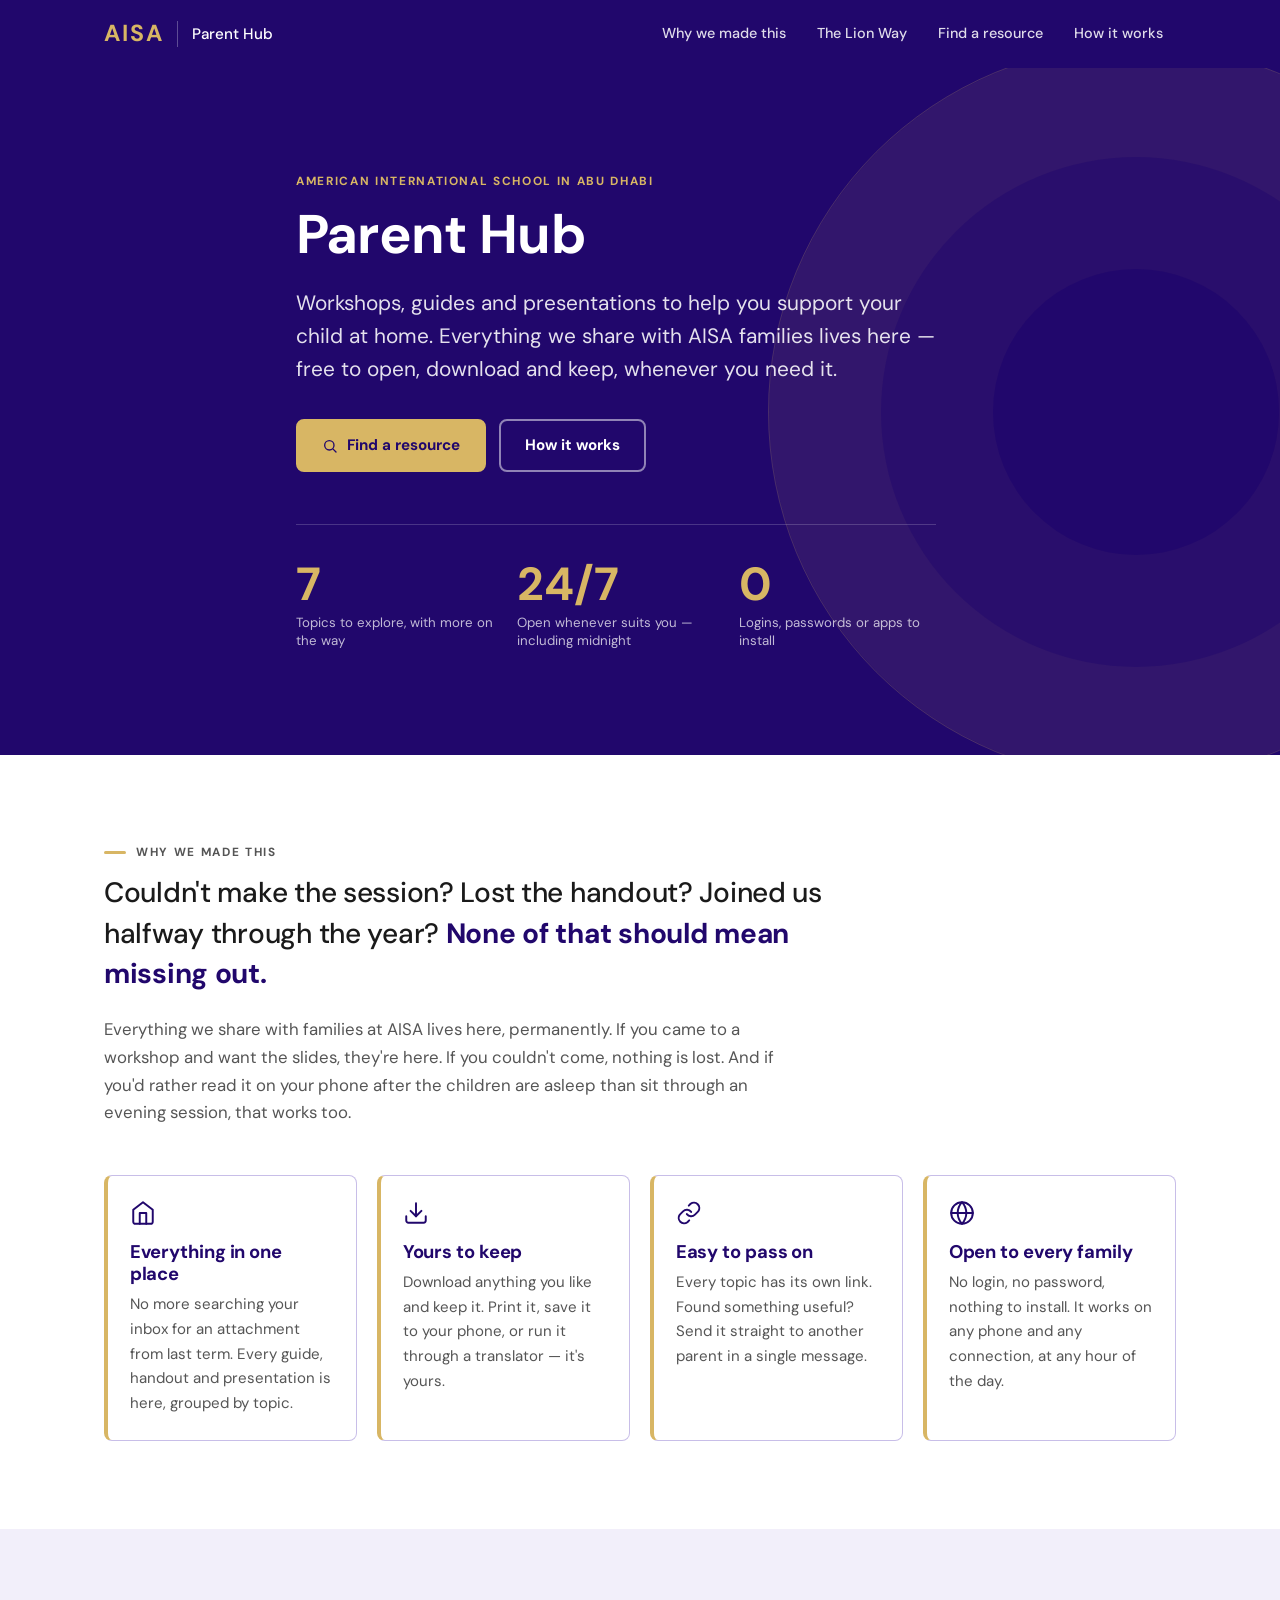
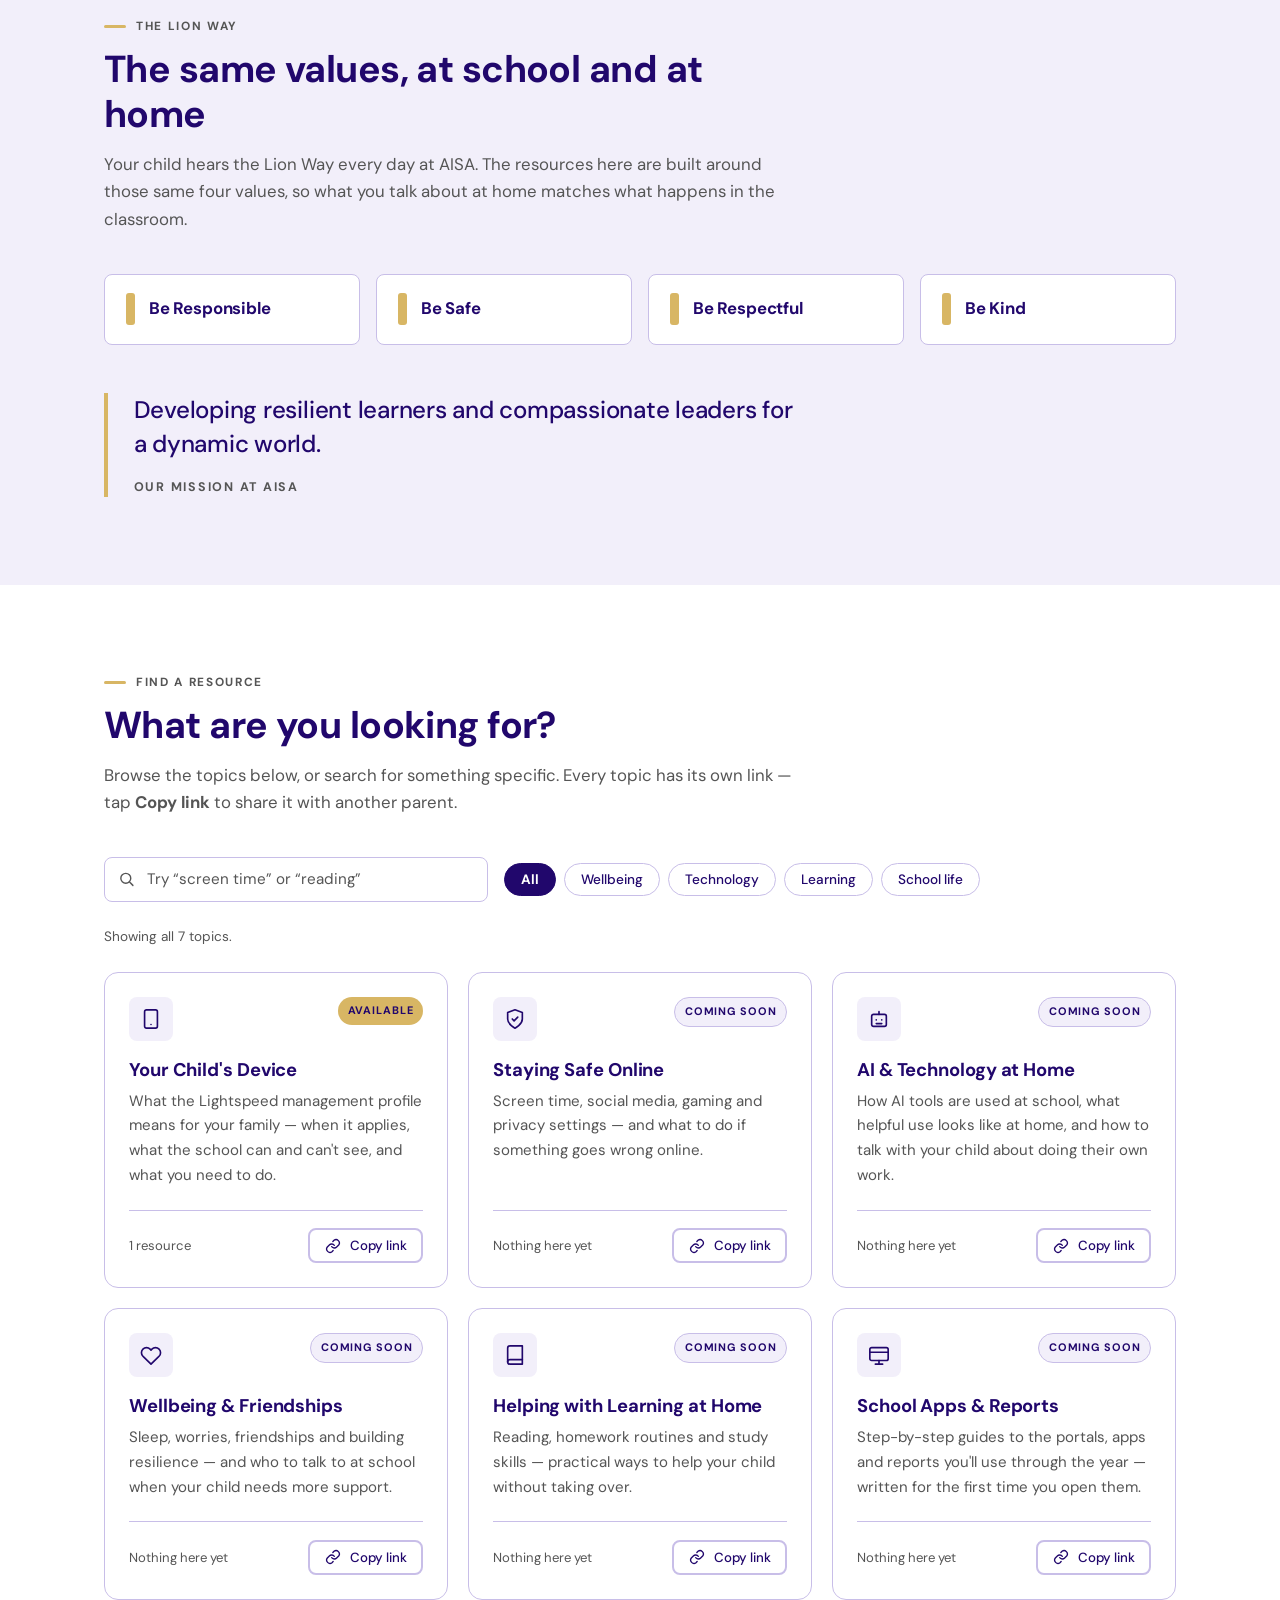
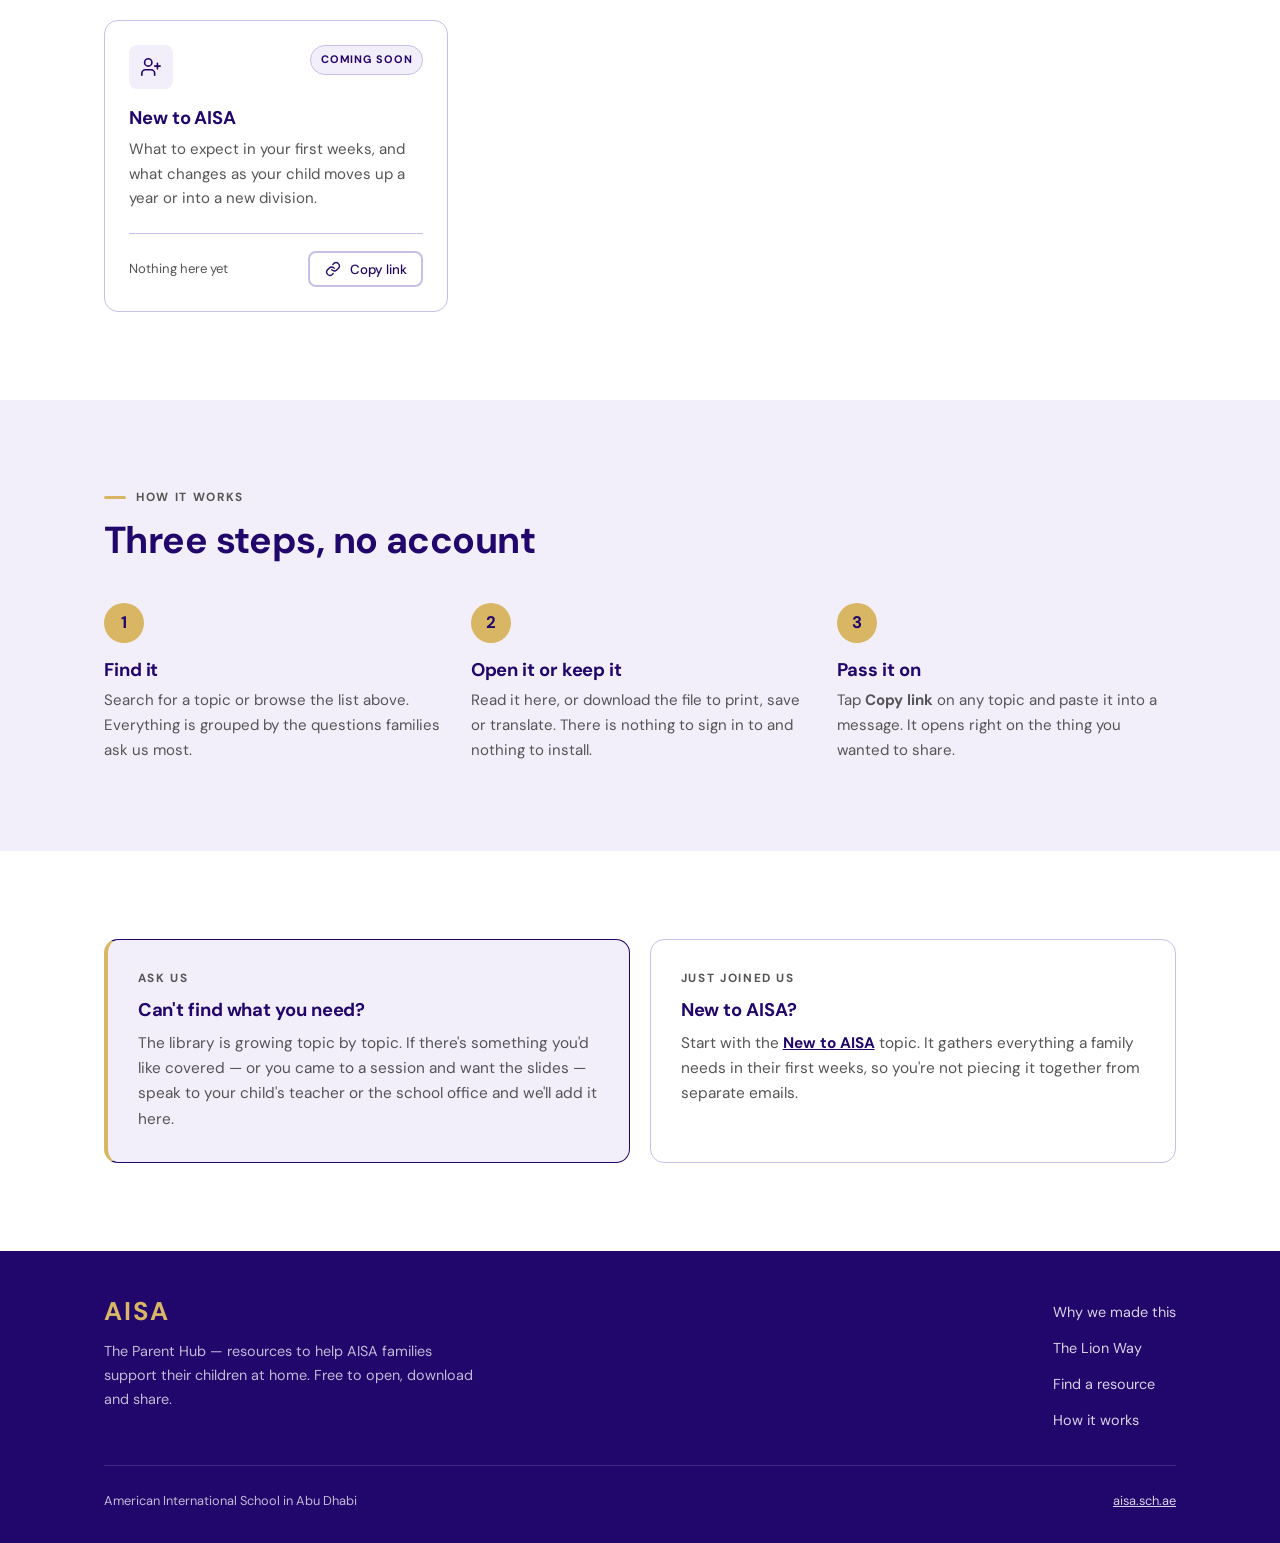
<file: index.html>
<!DOCTYPE html>
<html lang="en">
<head>
<meta charset="UTF-8">
<meta name="viewport" content="width=device-width, initial-scale=1.0">
<title>Parent Hub | American International School in Abu Dhabi</title>
<meta name="description" content="Workshops, guides and presentations to help AISA families support their children at home — free to open, download and share, whenever you need them.">

<!-- Link previews (WhatsApp, email, Teams) -->
<meta property="og:type" content="website">
<meta property="og:site_name" content="American International School in Abu Dhabi">
<meta property="og:title" content="AISA Parent Hub">
<meta property="og:description" content="Workshops, guides and presentations to help you support your child at home — free to open, download and share, whenever you need them.">
<meta name="twitter:card" content="summary">

<link rel="preload" href="assets/fonts/dm-sans-latin.woff2" as="font" type="font/woff2" crossorigin>
<link rel="stylesheet" href="assets/css/aisa.css">
<link rel="icon" href="data:image/svg+xml,<svg xmlns='http://www.w3.org/2000/svg' viewBox='0 0 32 32'><rect width='32' height='32' rx='6' fill='%2321076C'/><text x='16' y='22' font-family='DM Sans,sans-serif' font-size='15' font-weight='700' fill='%23D8B664' text-anchor='middle'>A</text></svg>">
</head>
<body>

<a class="skip-link" href="#main">Skip to content</a>

<!-- ======================================================================
     Header
     To use the real AISA logo instead of the wordmark, see
     assets/img/README.md — it is a one-element swap.
     ====================================================================== -->
<header class="site-header">
  <div class="container site-header__inner">
    <a class="brand" href="./">
      <span class="brand__mark">AISA</span>
      <span class="brand__rule" aria-hidden="true"></span>
      <span class="brand__title">Parent&nbsp;Hub</span>
    </a>

    <button class="nav-toggle" id="nav-toggle" aria-expanded="false" aria-controls="site-nav" aria-label="Open menu">
      <svg viewBox="0 0 24 24" fill="none" stroke="currentColor" stroke-width="2" stroke-linecap="round" aria-hidden="true">
        <path d="M3 6h18M3 12h18M3 18h18"/>
      </svg>
    </button>

    <nav class="site-nav" id="site-nav" aria-label="Main">
      <ul>
        <li><a href="#why">Why we made this</a></li>
        <li><a href="#lion-way">The Lion Way</a></li>
        <li><a href="#library">Find a resource</a></li>
        <li><a href="#how-it-works">How it works</a></li>
      </ul>
    </nav>
  </div>
</header>

<main id="main">

  <!-- ====================================================================
       Hero
       ==================================================================== -->
  <section class="hero">
    <div class="container hero__inner">
      <span class="eyebrow eyebrow--on-dark">American International School in Abu Dhabi</span>
      <h1>Parent Hub</h1>
      <p class="hero__lede">
        Workshops, guides and presentations to help you support your child at
        home. Everything we share with AISA families lives here &mdash; free to
        open, download and keep, whenever you need it.
      </p>

      <div class="hero__actions">
        <a class="btn btn--gold" href="#library">
          <svg class="btn__icon" viewBox="0 0 24 24" fill="none" stroke="currentColor" stroke-width="2" stroke-linecap="round" stroke-linejoin="round" aria-hidden="true">
            <circle cx="11" cy="11" r="7"/><path d="M21 21l-4.3-4.3"/>
          </svg>
          Find a resource
        </a>
        <a class="btn btn--outline-light" href="#how-it-works">How it works</a>
      </div>

      <dl class="stat-strip">
        <div class="stat">
          <dt class="visually-hidden">Topics to explore</dt>
          <dd class="stat__number">7</dd>
          <dd class="stat__label">Topics to explore, with more on the way</dd>
        </div>
        <div class="stat">
          <dt class="visually-hidden">When it is open</dt>
          <dd class="stat__number">24/7</dd>
          <dd class="stat__label">Open whenever suits you &mdash; including midnight</dd>
        </div>
        <div class="stat">
          <dt class="visually-hidden">Logins required</dt>
          <dd class="stat__number">0</dd>
          <dd class="stat__label">Logins, passwords or apps to install</dd>
        </div>
      </dl>
    </div>
  </section>

  <!-- ====================================================================
       Why we made this
       ==================================================================== -->
  <section class="section" id="why">
    <div class="container">
      <span class="eyebrow">Why we made this</span>
      <h2 class="vision__statement">
        Couldn't make the session? Lost the handout? Joined us halfway through
        the year? <em>None of that should mean missing out.</em>
      </h2>
      <p class="vision__support">
        Everything we share with families at AISA lives here, permanently. If you
        came to a workshop and want the slides, they're here. If you couldn't
        come, nothing is lost. And if you'd rather read it on your phone after
        the children are asleep than sit through an evening session, that works
        too.
      </p>

      <div class="pillar-grid">
        <article class="pillar">
          <svg class="pillar__icon" viewBox="0 0 24 24" fill="none" stroke="currentColor" stroke-width="1.8" stroke-linecap="round" stroke-linejoin="round" aria-hidden="true">
            <path d="M3 9l9-7 9 7v11a2 2 0 0 1-2 2H5a2 2 0 0 1-2-2z"/><path d="M9 22V12h6v10"/>
          </svg>
          <h3>Everything in one place</h3>
          <p>
            No more searching your inbox for an attachment from last term. Every
            guide, handout and presentation is here, grouped by topic.
          </p>
        </article>

        <article class="pillar">
          <svg class="pillar__icon" viewBox="0 0 24 24" fill="none" stroke="currentColor" stroke-width="1.8" stroke-linecap="round" stroke-linejoin="round" aria-hidden="true">
            <path d="M21 15v4a2 2 0 0 1-2 2H5a2 2 0 0 1-2-2v-4"/><path d="M7 10l5 5 5-5"/><path d="M12 15V3"/>
          </svg>
          <h3>Yours to keep</h3>
          <p>
            Download anything you like and keep it. Print it, save it to your
            phone, or run it through a translator &mdash; it's yours.
          </p>
        </article>

        <article class="pillar">
          <svg class="pillar__icon" viewBox="0 0 24 24" fill="none" stroke="currentColor" stroke-width="1.8" stroke-linecap="round" stroke-linejoin="round" aria-hidden="true">
            <path d="M10 13a5 5 0 0 0 7.5.5l3-3a5 5 0 0 0-7-7l-1.7 1.7"/><path d="M14 11a5 5 0 0 0-7.5-.5l-3 3a5 5 0 0 0 7 7l1.7-1.7"/>
          </svg>
          <h3>Easy to pass on</h3>
          <p>
            Every topic has its own link. Found something useful? Send it
            straight to another parent in a single message.
          </p>
        </article>

        <article class="pillar">
          <svg class="pillar__icon" viewBox="0 0 24 24" fill="none" stroke="currentColor" stroke-width="1.8" stroke-linecap="round" stroke-linejoin="round" aria-hidden="true">
            <circle cx="12" cy="12" r="10"/><path d="M2 12h20"/><path d="M12 2a15.3 15.3 0 0 1 4 10 15.3 15.3 0 0 1-4 10 15.3 15.3 0 0 1-4-10 15.3 15.3 0 0 1 4-10z"/>
          </svg>
          <h3>Open to every family</h3>
          <p>
            No login, no password, nothing to install. It works on any phone and
            any connection, at any hour of the day.
          </p>
        </article>
      </div>
    </div>
  </section>

  <!-- ====================================================================
       The Lion Way
       ==================================================================== -->
  <section class="section section--tint" id="lion-way">
    <div class="container">
      <div class="section__head">
        <span class="eyebrow">The Lion Way</span>
        <h2>The same values, at school and at home</h2>
        <p>
          Your child hears the Lion Way every day at AISA. The resources here are
          built around those same four values, so what you talk about at home
          matches what happens in the classroom.
        </p>
      </div>

      <ul class="values" aria-label="The AISA Lion Way values">
        <li class="value">Be Responsible</li>
        <li class="value">Be Safe</li>
        <li class="value">Be Respectful</li>
        <li class="value">Be Kind</li>
      </ul>

      <figure class="mission">
        <blockquote>
          Developing resilient learners and compassionate leaders for a dynamic
          world.
        </blockquote>
        <figcaption>Our mission at AISA</figcaption>
      </figure>
    </div>
  </section>

  <!-- ====================================================================
       Resource library
       ==================================================================== -->
  <section class="section" id="library">
    <div class="container">
      <div class="section__head">
        <span class="eyebrow">Find a resource</span>
        <h2>What are you looking for?</h2>
        <p>
          Browse the topics below, or search for something specific. Every topic
          has its own link &mdash; tap <strong>Copy link</strong> to share it
          with another parent.
        </p>
      </div>

      <!-- Controls -->
      <div class="library__controls">
        <div class="search">
          <svg viewBox="0 0 24 24" fill="none" stroke="currentColor" stroke-width="2" stroke-linecap="round" aria-hidden="true">
            <circle cx="11" cy="11" r="7"/><path d="M21 21l-4.3-4.3"/>
          </svg>
          <label class="visually-hidden" for="library-search">Search for a topic</label>
          <input type="search" id="library-search" placeholder="Try “screen time” or “reading”" autocomplete="off">
        </div>

        <div class="filters" role="group" aria-label="Filter topics">
          <button class="filter" type="button" data-filter="all" aria-pressed="true">All</button>
          <button class="filter" type="button" data-filter="wellbeing" aria-pressed="false">Wellbeing</button>
          <button class="filter" type="button" data-filter="technology" aria-pressed="false">Technology</button>
          <button class="filter" type="button" data-filter="learning" aria-pressed="false">Learning</button>
          <button class="filter" type="button" data-filter="school-life" aria-pressed="false">School life</button>
        </div>
      </div>

      <p class="result-count" id="result-count" role="status" aria-live="polite"></p>

      <!-- Topics.
           TO ADD A TOPIC: copy one <li> block, change the id, the
           data-category, the data-keywords, the icon, the title and the copy.
           Set data-count to the number of published resources; when it is
           greater than 0 the badge flips to "Available" automatically.
           Write every description to the parent, in plain language. -->
      <ul class="card-grid" id="collection-grid">

        <li class="collection" id="device-management" data-category="technology"
            data-count="1" data-href="lightspeed-mdm/"
            data-keywords="lightspeed mdm device management byod laptop ipad profile filtering monitoring privacy school network wifi">
          <div class="collection__top">
            <span class="collection__icon" aria-hidden="true">
              <svg viewBox="0 0 24 24" fill="none" stroke="currentColor" stroke-width="1.8" stroke-linecap="round" stroke-linejoin="round"><rect x="5" y="2" width="14" height="20" rx="2"/><path d="M12 18h.01"/></svg>
            </span>
            <span class="badge badge--soon">Coming soon</span>
          </div>
          <h3><a class="collection__link" href="lightspeed-mdm/">Your Child's Device</a></h3>
          <p class="collection__desc">
            What the Lightspeed management profile means for your family &mdash;
            when it applies, what the school can and can't see, and what you need
            to do.
          </p>
          <div class="collection__foot">
            <span class="collection__count">Nothing here yet</span>
            <button class="btn btn--ghost copy-link" type="button" data-anchor="device-management">
              <svg class="btn__icon" viewBox="0 0 24 24" fill="none" stroke="currentColor" stroke-width="2" stroke-linecap="round" stroke-linejoin="round" aria-hidden="true"><path d="M10 13a5 5 0 0 0 7.5.5l3-3a5 5 0 0 0-7-7l-1.7 1.7"/><path d="M14 11a5 5 0 0 0-7.5-.5l-3 3a5 5 0 0 0 7 7l1.7-1.7"/></svg>
              Copy link
            </button>
          </div>
        </li>

        <li class="collection" id="digital-citizenship" data-category="technology"
            data-count="0"
            data-keywords="digital citizenship online safety screen time social media cyberbullying devices phones gaming privacy internet">
          <div class="collection__top">
            <span class="collection__icon" aria-hidden="true">
              <svg viewBox="0 0 24 24" fill="none" stroke="currentColor" stroke-width="1.8" stroke-linecap="round" stroke-linejoin="round"><path d="M12 22s8-4 8-10V5l-8-3-8 3v7c0 6 8 10 8 10z"/><path d="M9 12l2 2 4-4"/></svg>
            </span>
            <span class="badge badge--soon">Coming soon</span>
          </div>
          <h3>Staying Safe Online</h3>
          <p class="collection__desc">
            Screen time, social media, gaming and privacy settings &mdash; and
            what to do if something goes wrong online.
          </p>
          <div class="collection__foot">
            <span class="collection__count">Nothing here yet</span>
            <button class="btn btn--ghost copy-link" type="button" data-anchor="digital-citizenship">
              <svg class="btn__icon" viewBox="0 0 24 24" fill="none" stroke="currentColor" stroke-width="2" stroke-linecap="round" stroke-linejoin="round" aria-hidden="true"><path d="M10 13a5 5 0 0 0 7.5.5l3-3a5 5 0 0 0-7-7l-1.7 1.7"/><path d="M14 11a5 5 0 0 0-7.5-.5l-3 3a5 5 0 0 0 7 7l1.7-1.7"/></svg>
              Copy link
            </button>
          </div>
        </li>

        <li class="collection" id="ai-at-home" data-category="technology"
            data-count="0"
            data-keywords="ai artificial intelligence chatgpt technology homework academic honesty cheating tools">
          <div class="collection__top">
            <span class="collection__icon" aria-hidden="true">
              <svg viewBox="0 0 24 24" fill="none" stroke="currentColor" stroke-width="1.8" stroke-linecap="round" stroke-linejoin="round"><rect x="4" y="7" width="16" height="13" rx="2"/><path d="M12 7V4M9 13h.01M15 13h.01M9 17h6"/></svg>
            </span>
            <span class="badge badge--soon">Coming soon</span>
          </div>
          <h3>AI &amp; Technology at Home</h3>
          <p class="collection__desc">
            How AI tools are used at school, what helpful use looks like at home,
            and how to talk with your child about doing their own work.
          </p>
          <div class="collection__foot">
            <span class="collection__count">Nothing here yet</span>
            <button class="btn btn--ghost copy-link" type="button" data-anchor="ai-at-home">
              <svg class="btn__icon" viewBox="0 0 24 24" fill="none" stroke="currentColor" stroke-width="2" stroke-linecap="round" stroke-linejoin="round" aria-hidden="true"><path d="M10 13a5 5 0 0 0 7.5.5l3-3a5 5 0 0 0-7-7l-1.7 1.7"/><path d="M14 11a5 5 0 0 0-7.5-.5l-3 3a5 5 0 0 0 7 7l1.7-1.7"/></svg>
              Copy link
            </button>
          </div>
        </li>

        <li class="collection" id="wellbeing" data-category="wellbeing"
            data-count="0"
            data-keywords="wellbeing mental health anxiety worries sleep resilience friendship counsellor emotions behaviour">
          <div class="collection__top">
            <span class="collection__icon" aria-hidden="true">
              <svg viewBox="0 0 24 24" fill="none" stroke="currentColor" stroke-width="1.8" stroke-linecap="round" stroke-linejoin="round"><path d="M20.8 5.6a5.5 5.5 0 0 0-7.8 0L12 6.6l-1-1a5.5 5.5 0 0 0-7.8 7.8l1 1L12 22l7.8-7.6 1-1a5.5 5.5 0 0 0 0-7.8z"/></svg>
            </span>
            <span class="badge badge--soon">Coming soon</span>
          </div>
          <h3>Wellbeing &amp; Friendships</h3>
          <p class="collection__desc">
            Sleep, worries, friendships and building resilience &mdash; and who
            to talk to at school when your child needs more support.
          </p>
          <div class="collection__foot">
            <span class="collection__count">Nothing here yet</span>
            <button class="btn btn--ghost copy-link" type="button" data-anchor="wellbeing">
              <svg class="btn__icon" viewBox="0 0 24 24" fill="none" stroke="currentColor" stroke-width="2" stroke-linecap="round" stroke-linejoin="round" aria-hidden="true"><path d="M10 13a5 5 0 0 0 7.5.5l3-3a5 5 0 0 0-7-7l-1.7 1.7"/><path d="M14 11a5 5 0 0 0-7.5-.5l-3 3a5 5 0 0 0 7 7l1.7-1.7"/></svg>
              Copy link
            </button>
          </div>
        </li>

        <li class="collection" id="learning-at-home" data-category="learning"
            data-count="0"
            data-keywords="learning at home homework reading literacy numeracy maths study skills revision exams curriculum">
          <div class="collection__top">
            <span class="collection__icon" aria-hidden="true">
              <svg viewBox="0 0 24 24" fill="none" stroke="currentColor" stroke-width="1.8" stroke-linecap="round" stroke-linejoin="round"><path d="M4 19.5A2.5 2.5 0 0 1 6.5 17H20"/><path d="M6.5 2H20v20H6.5A2.5 2.5 0 0 1 4 19.5v-15A2.5 2.5 0 0 1 6.5 2z"/></svg>
            </span>
            <span class="badge badge--soon">Coming soon</span>
          </div>
          <h3>Helping with Learning at Home</h3>
          <p class="collection__desc">
            Reading, homework routines and study skills &mdash; practical ways to
            help your child without taking over.
          </p>
          <div class="collection__foot">
            <span class="collection__count">Nothing here yet</span>
            <button class="btn btn--ghost copy-link" type="button" data-anchor="learning-at-home">
              <svg class="btn__icon" viewBox="0 0 24 24" fill="none" stroke="currentColor" stroke-width="2" stroke-linecap="round" stroke-linejoin="round" aria-hidden="true"><path d="M10 13a5 5 0 0 0 7.5.5l3-3a5 5 0 0 0-7-7l-1.7 1.7"/><path d="M14 11a5 5 0 0 0-7.5-.5l-3 3a5 5 0 0 0 7 7l1.7-1.7"/></svg>
              Copy link
            </button>
          </div>
        </li>

        <li class="collection" id="school-platforms" data-category="school-life"
            data-count="0"
            data-keywords="platforms portal app reports grades attendance logins password how to guide calendar">
          <div class="collection__top">
            <span class="collection__icon" aria-hidden="true">
              <svg viewBox="0 0 24 24" fill="none" stroke="currentColor" stroke-width="1.8" stroke-linecap="round" stroke-linejoin="round"><rect x="2" y="4" width="20" height="14" rx="2"/><path d="M8 22h8M12 18v4M2 9h20"/></svg>
            </span>
            <span class="badge badge--soon">Coming soon</span>
          </div>
          <h3>School Apps &amp; Reports</h3>
          <p class="collection__desc">
            Step-by-step guides to the portals, apps and reports you'll use
            through the year &mdash; written for the first time you open them.
          </p>
          <div class="collection__foot">
            <span class="collection__count">Nothing here yet</span>
            <button class="btn btn--ghost copy-link" type="button" data-anchor="school-platforms">
              <svg class="btn__icon" viewBox="0 0 24 24" fill="none" stroke="currentColor" stroke-width="2" stroke-linecap="round" stroke-linejoin="round" aria-hidden="true"><path d="M10 13a5 5 0 0 0 7.5.5l3-3a5 5 0 0 0-7-7l-1.7 1.7"/><path d="M14 11a5 5 0 0 0-7.5-.5l-3 3a5 5 0 0 0 7 7l1.7-1.7"/></svg>
              Copy link
            </button>
          </div>
        </li>

        <li class="collection" id="new-families" data-category="school-life"
            data-count="0"
            data-keywords="new families joining starting induction orientation transitions moving year group welcome first day">
          <div class="collection__top">
            <span class="collection__icon" aria-hidden="true">
              <svg viewBox="0 0 24 24" fill="none" stroke="currentColor" stroke-width="1.8" stroke-linecap="round" stroke-linejoin="round"><path d="M16 21v-2a4 4 0 0 0-4-4H6a4 4 0 0 0-4 4v2"/><circle cx="9" cy="7" r="4"/><path d="M19 8v6M22 11h-6"/></svg>
            </span>
            <span class="badge badge--soon">Coming soon</span>
          </div>
          <h3>New to AISA</h3>
          <p class="collection__desc">
            What to expect in your first weeks, and what changes as your child
            moves up a year or into a new division.
          </p>
          <div class="collection__foot">
            <span class="collection__count">Nothing here yet</span>
            <button class="btn btn--ghost copy-link" type="button" data-anchor="new-families">
              <svg class="btn__icon" viewBox="0 0 24 24" fill="none" stroke="currentColor" stroke-width="2" stroke-linecap="round" stroke-linejoin="round" aria-hidden="true"><path d="M10 13a5 5 0 0 0 7.5.5l3-3a5 5 0 0 0-7-7l-1.7 1.7"/><path d="M14 11a5 5 0 0 0-7.5-.5l-3 3a5 5 0 0 0 7 7l1.7-1.7"/></svg>
              Copy link
            </button>
          </div>
        </li>

      </ul>

      <div class="empty-state" id="empty-state">
        <strong>Nothing matches that search.</strong>
        Try a different word, or clear the filters to see every topic.
      </div>
    </div>
  </section>

  <!-- ====================================================================
       How it works
       ==================================================================== -->
  <section class="section section--tint" id="how-it-works">
    <div class="container">
      <div class="section__head">
        <span class="eyebrow">How it works</span>
        <h2>Three steps, no account</h2>
      </div>

      <div class="step-grid">
        <article class="step">
          <div class="step__num" aria-hidden="true"></div>
          <h3>Find it</h3>
          <p>
            Search for a topic or browse the list above. Everything is grouped by
            the questions families ask us most.
          </p>
        </article>
        <article class="step">
          <div class="step__num" aria-hidden="true"></div>
          <h3>Open it or keep it</h3>
          <p>
            Read it here, or download the file to print, save or translate. There
            is nothing to sign in to and nothing to install.
          </p>
        </article>
        <article class="step">
          <div class="step__num" aria-hidden="true"></div>
          <h3>Pass it on</h3>
          <p>
            Tap <strong>Copy link</strong> on any topic and paste it into a
            message. It opens right on the thing you wanted to share.
          </p>
        </article>
      </div>
    </div>
  </section>

  <!-- ====================================================================
       Ask us
       ==================================================================== -->
  <section class="section" id="ask">
    <div class="container">
      <div class="panel-grid">
        <article class="panel panel--highlight">
          <span class="eyebrow eyebrow--plain">Ask us</span>
          <h3>Can't find what you need?</h3>
          <p>
            The library is growing topic by topic. If there's something you'd
            like covered &mdash; or you came to a session and want the slides
            &mdash; speak to your child's teacher or the school office and we'll
            add it here.
          </p>
        </article>

        <article class="panel">
          <span class="eyebrow eyebrow--plain">Just joined us</span>
          <h3>New to AISA?</h3>
          <p>
            Start with the <a href="#new-families">New to AISA</a> topic. It
            gathers everything a family needs in their first weeks, so you're not
            piecing it together from separate emails.
          </p>
        </article>
      </div>
    </div>
  </section>

</main>

<!-- ======================================================================
     Footer
     ====================================================================== -->
<footer class="site-footer">
  <div class="container">
    <div class="site-footer__top">
      <div>
        <span class="brand__mark">AISA</span>
        <p class="site-footer__blurb">
          The Parent Hub &mdash; resources to help AISA families support
          their children at home. Free to open, download and share.
        </p>
      </div>

      <nav aria-label="Footer">
        <ul>
          <li><a href="#why">Why we made this</a></li>
          <li><a href="#lion-way">The Lion Way</a></li>
          <li><a href="#library">Find a resource</a></li>
          <li><a href="#how-it-works">How it works</a></li>
        </ul>
      </nav>
    </div>

    <div class="site-footer__bottom">
      <span>American International School in Abu Dhabi</span>
      <a href="https://www.aisa.sch.ae" rel="noopener">aisa.sch.ae</a>
    </div>
  </div>
</footer>

<div class="toast" id="toast" role="status" aria-live="polite"></div>

<script src="assets/js/site.js"></script>
</body>
</html>
</file>
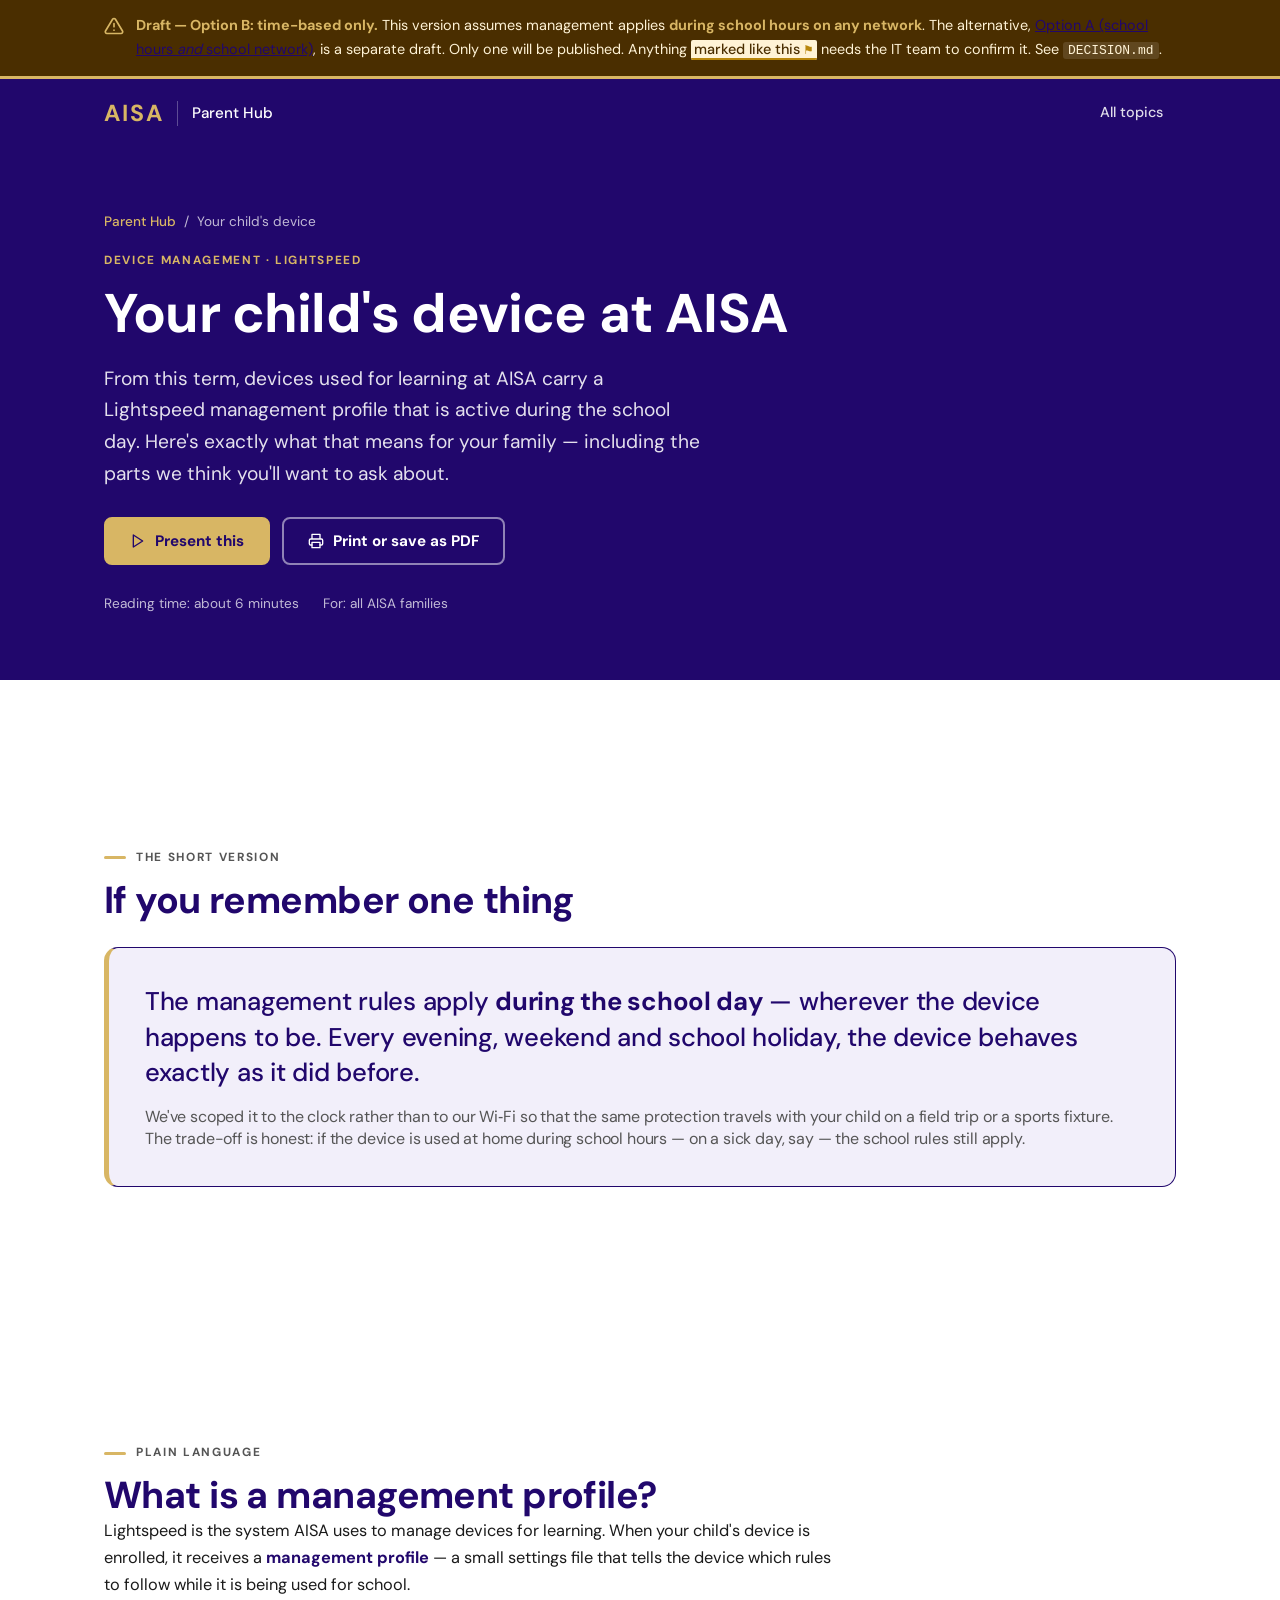
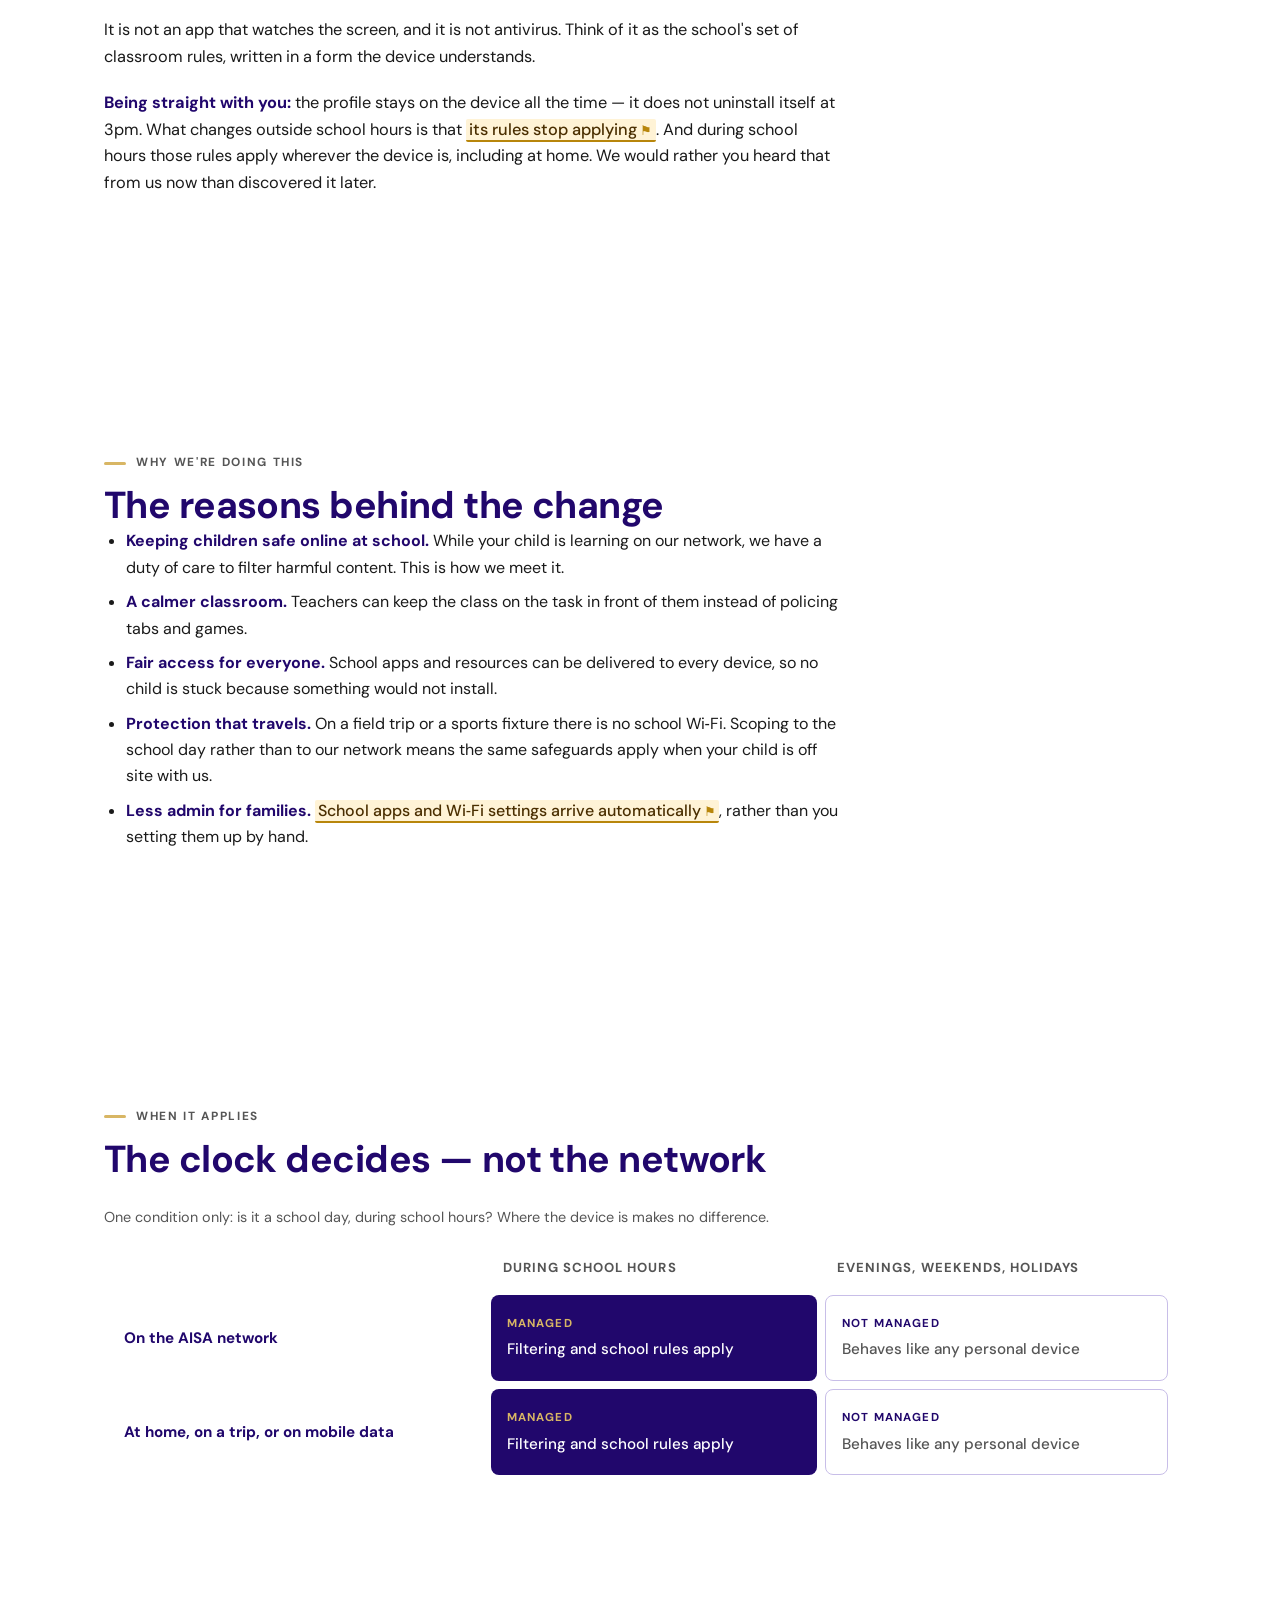
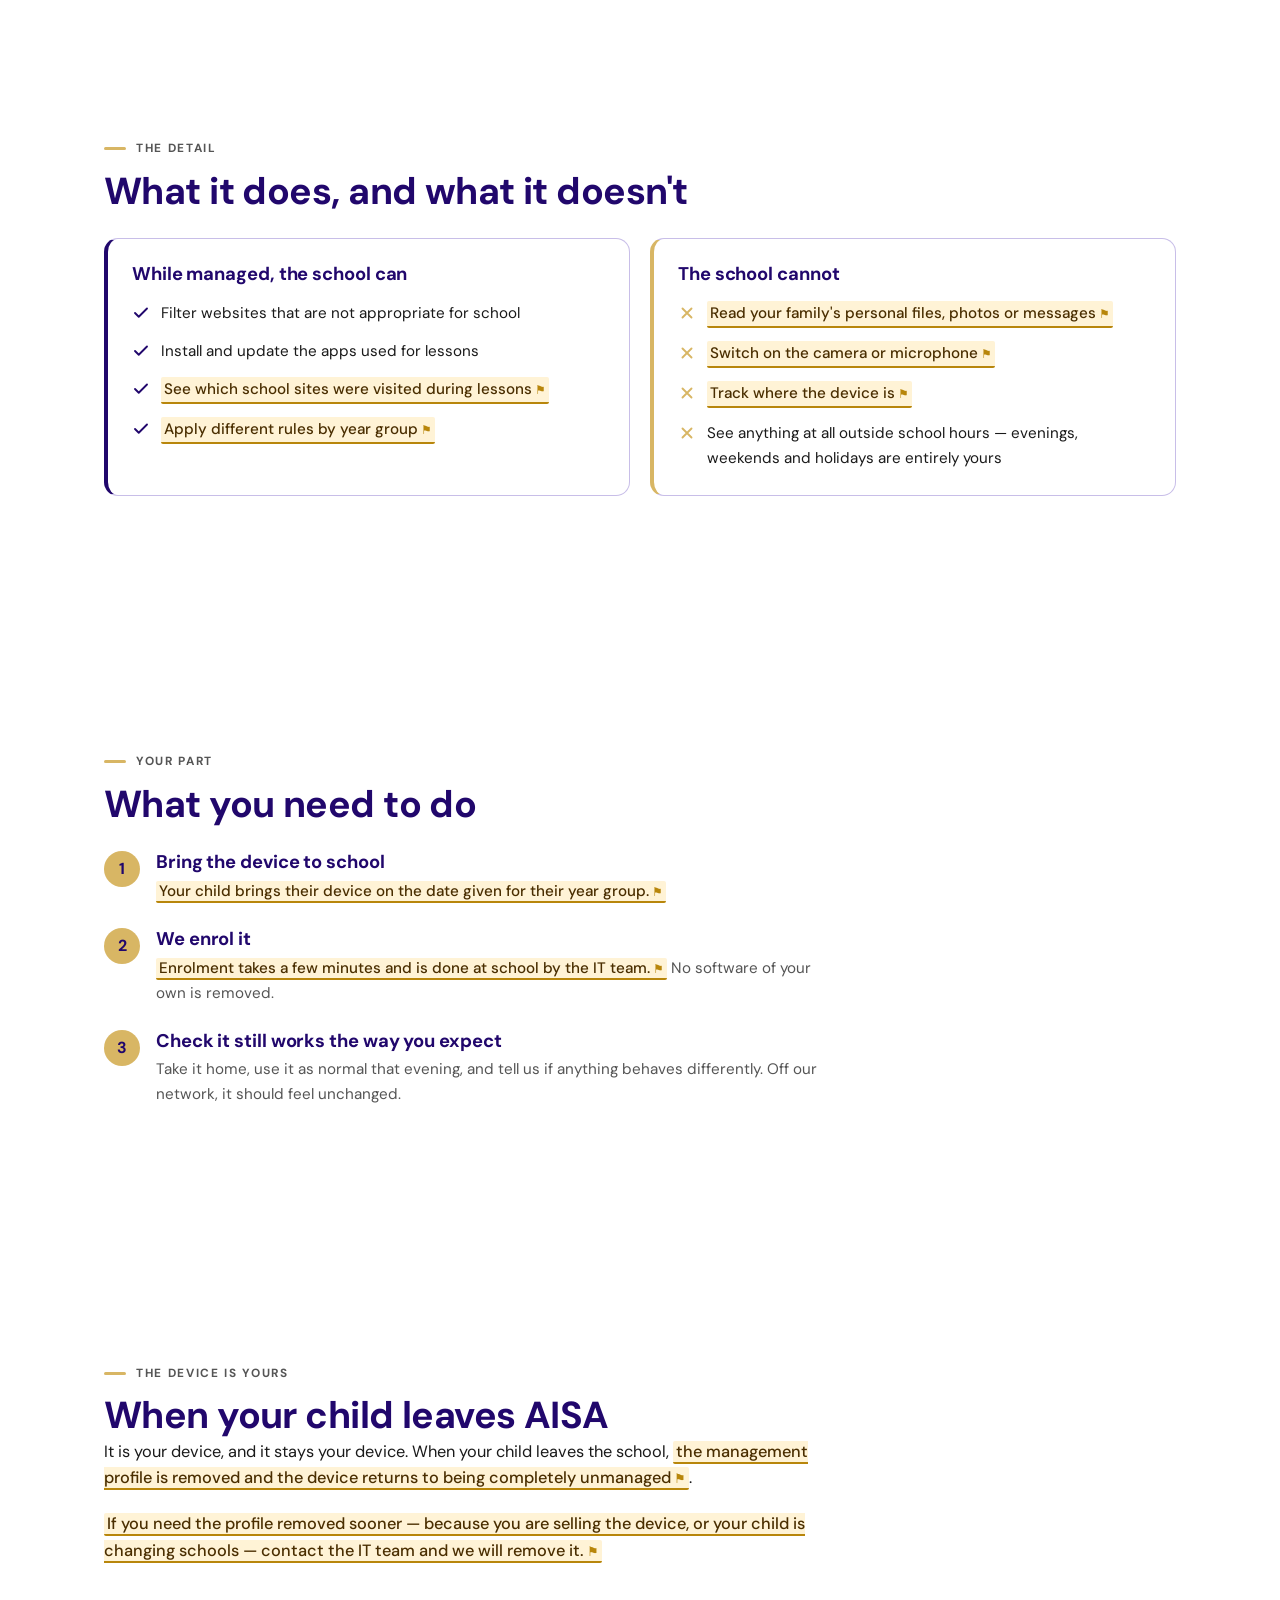
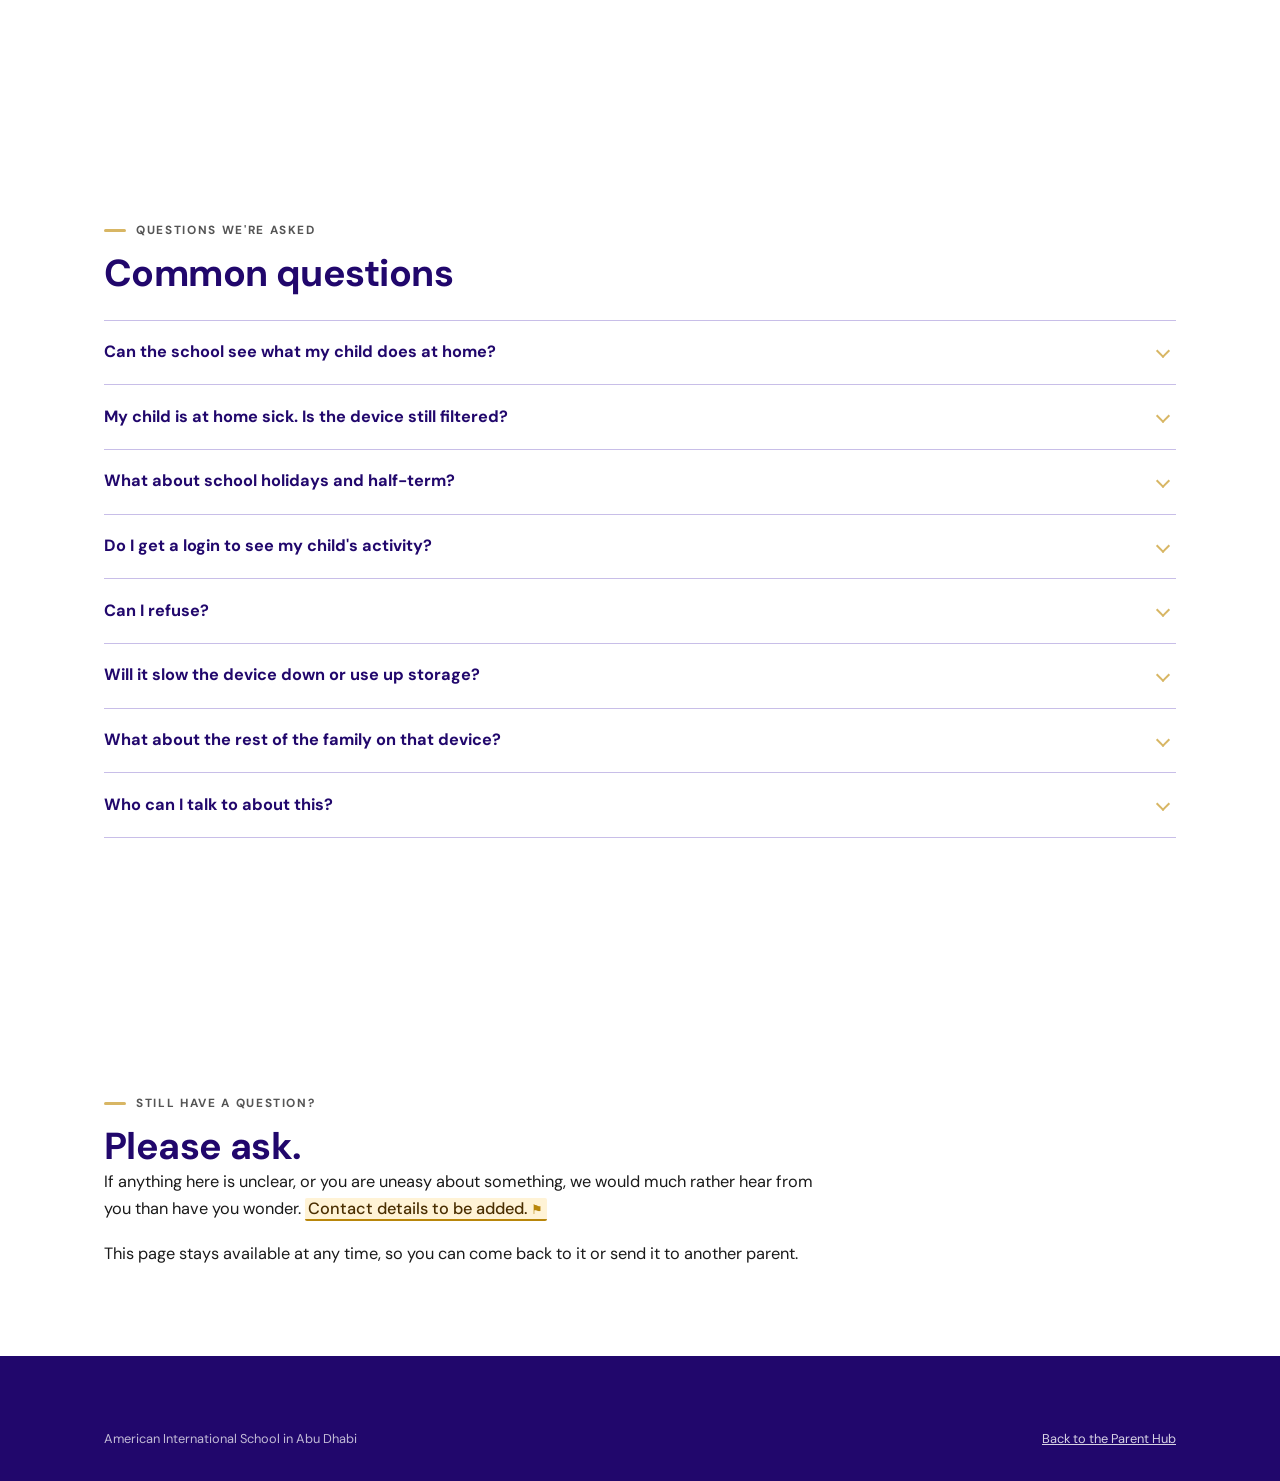
<file: lightspeed-mdm-time-only/index.html>
<!DOCTYPE html>
<html lang="en">
<head>
<meta charset="UTF-8">
<meta name="viewport" content="width=device-width, initial-scale=1.0">
<title>Your Child's Device &amp; Lightspeed (Option B) | AISA Parent Hub</title>
<meta name="description" content="Option B: device management scoped to the school day, on any network. What it means for your family, what the school can and cannot see, and what you need to do.">

<meta property="og:type" content="article">
<meta property="og:site_name" content="American International School in Abu Dhabi">
<meta property="og:title" content="Your Child's Device & Lightspeed — AISA Parent Hub">
<meta property="og:description" content="Managed during the school day, wherever the device is. Yours every evening, weekend and holiday.">
<meta name="twitter:card" content="summary">

<link rel="preload" href="../assets/fonts/dm-sans-latin.woff2" as="font" type="font/woff2" crossorigin>
<link rel="stylesheet" href="../assets/css/aisa.css">
<link rel="stylesheet" href="../assets/css/resource.css">
<link rel="icon" href="data:image/svg+xml,<svg xmlns='http://www.w3.org/2000/svg' viewBox='0 0 32 32'><rect width='32' height='32' rx='6' fill='%2321076C'/><text x='16' y='22' font-family='DM Sans,sans-serif' font-size='15' font-weight='700' fill='%23D8B664' text-anchor='middle'>A</text></svg>">
</head>
<body>

<a class="skip-link" href="#main">Skip to content</a>

<!-- ======================================================================
     DRAFT BANNER
     Delete this whole <div> once the IT team has signed off the content.
     See FACT-CHECK.md in this folder for the list of claims to confirm.
     ====================================================================== -->
<div class="draft-banner no-present" id="draft-banner">
  <div class="container">
    <svg viewBox="0 0 24 24" fill="none" stroke="currentColor" stroke-width="2" stroke-linecap="round" stroke-linejoin="round" aria-hidden="true">
      <path d="M12 9v4M12 17h.01"/><path d="M10.3 3.9L1.8 18a2 2 0 0 0 1.7 3h17a2 2 0 0 0 1.7-3L13.7 3.9a2 2 0 0 0-3.4 0z"/>
    </svg>
    <p>
      <strong>Draft — Option B: time-based only.</strong>
      This version assumes management applies <strong>during school hours on any
      network</strong>. The alternative,
      <a href="../lightspeed-mdm/">Option A (school hours <em>and</em> school
      network)</a>, is a separate draft. Only one will be published.
      Anything <span class="confirm">marked like this</span> needs the IT team to
      confirm it. See <code>DECISION.md</code>.
    </p>
  </div>
</div>

<header class="site-header no-present">
  <div class="container site-header__inner">
    <a class="brand" href="../">
      <span class="brand__mark">AISA</span>
      <span class="brand__rule" aria-hidden="true"></span>
      <span class="brand__title">Parent&nbsp;Hub</span>
    </a>
    <nav class="site-nav" aria-label="Main">
      <ul>
        <li><a href="../#library">All topics</a></li>
      </ul>
    </nav>
  </div>
</header>

<main id="main">

  <section class="resource-hero no-present">
    <div class="container">
      <p class="breadcrumb"><a href="../">Parent Hub</a> &nbsp;/&nbsp; Your child's device</p>
      <span class="eyebrow eyebrow--on-dark">Device management &middot; Lightspeed</span>
      <h1>Your child's device at AISA</h1>
      <p class="resource-hero__lede">
        From this term, devices used for learning at AISA carry a Lightspeed
        management profile that is active during the school day. Here's exactly
        what that means for your family &mdash; including the parts we think
        you'll want to ask about.
      </p>

      <div class="resource-hero__actions">
        <button class="btn btn--gold" id="present-start" type="button" hidden>
          <svg class="btn__icon" viewBox="0 0 24 24" fill="none" stroke="currentColor" stroke-width="2" stroke-linecap="round" stroke-linejoin="round" aria-hidden="true">
            <path d="M5 3l14 9-14 9V3z"/>
          </svg>
          Present this
        </button>
        <button class="btn btn--outline-light" type="button" onclick="window.print()">
          <svg class="btn__icon" viewBox="0 0 24 24" fill="none" stroke="currentColor" stroke-width="2" stroke-linecap="round" stroke-linejoin="round" aria-hidden="true">
            <path d="M6 9V2h12v7M6 18H4a2 2 0 0 1-2-2v-5a2 2 0 0 1 2-2h16a2 2 0 0 1 2 2v5a2 2 0 0 1-2 2h-2"/><path d="M6 14h12v8H6z"/>
          </svg>
          Print or save as PDF
        </button>
      </div>

      <p class="resource-hero__meta">
        <span>Reading time: about 6 minutes</span>
        <span>For: all AISA families</span>
      </p>
    </div>
  </section>

  <!-- ==================================================================
       SLIDE 1 — Title (present mode only shows this as the opener)
       ================================================================== -->
  <section class="slide slide--feature slide--deck-only section" aria-labelledby="s-title">
    <div class="container">
      <span class="eyebrow">American International School in Abu Dhabi</span>
      <h2 id="s-title">Your child's device at AISA</h2>
      <p class="doc">
        What Lightspeed device management means for your family &mdash; and what
        you need to do before term starts.
      </p>
      <p class="slide__note">
        Welcome parents. Set the tone early: this is a short session, we will
        explain exactly what is being installed, and there is time for questions
        at the end. Nobody should leave this room unsure about what the school
        can and cannot see.
      </p>
    </div>
  </section>

  <!-- ==================================================================
       SLIDE 2 — The one thing to remember
       ================================================================== -->
  <section class="slide section" aria-labelledby="s-headline">
    <div class="container">
      <span class="eyebrow">The short version</span>
      <h2 id="s-headline">If you remember one thing</h2>
      <div class="headline-card" style="margin-top:1.5rem;">
        <p>
          The management rules apply <strong>during the school day</strong> &mdash;
          wherever the device happens to be. Every evening, weekend and school
          holiday, the device behaves exactly as it did before.
        </p>
        <p>
          We've scoped it to the clock rather than to our Wi&#8209;Fi so that the
          same protection travels with your child on a field trip or a sports
          fixture. The trade-off is honest: if the device is used at home during
          school hours &mdash; on a sick day, say &mdash; the school rules still
          apply.
        </p>
      </div>
      <p class="slide__note">
        This is the single most important slide, and the hardest of the two
        options to present. Do not skate over the sick-day case — name it
        yourself before a parent does. The credibility of the whole session rests
        on volunteering the awkward part.
      </p>
    </div>
  </section>

  <!-- ==================================================================
       SLIDE 3 — What it is
       ================================================================== -->
  <section class="slide section" aria-labelledby="s-what">
    <div class="container">
      <span class="eyebrow">Plain language</span>
      <h2 id="s-what">What is a management profile?</h2>
      <div class="doc">
        <p>
          Lightspeed is the system AISA uses to manage devices for learning. When
          your child's device is enrolled, it receives a <strong>management
          profile</strong> &mdash; a small settings file that tells the device
          which rules to follow while it is being used for school.
        </p>
        <p>
          It is not an app that watches the screen, and it is not antivirus. Think
          of it as the school's set of classroom rules, written in a form the
          device understands.
        </p>
        <p>
          <strong>Being straight with you:</strong> the profile stays on the
          device all the time &mdash; it does not uninstall itself at 3pm. What
          changes outside school hours is that
          <span class="confirm">its rules stop applying</span>. And during school
          hours those rules apply wherever the device is, including at home. We
          would rather you heard that from us now than discovered it later.
        </p>
      </div>
      <p class="slide__note">
        Expect the question "so it is always installed?" — answer it before it is
        asked, as written here. Honesty on this point buys credibility for
        everything else.
      </p>
    </div>
  </section>

  <!-- ==================================================================
       SLIDE 4 — Why
       ================================================================== -->
  <section class="slide section" aria-labelledby="s-why">
    <div class="container">
      <span class="eyebrow">Why we're doing this</span>
      <h2 id="s-why">The reasons behind the change</h2>
      <div class="doc">
        <ul>
          <li>
            <strong>Keeping children safe online at school.</strong> While your
            child is learning on our network, we have a duty of care to filter
            harmful content. This is how we meet it.
          </li>
          <li>
            <strong>A calmer classroom.</strong> Teachers can keep the class on
            the task in front of them instead of policing tabs and games.
          </li>
          <li>
            <strong>Fair access for everyone.</strong> School apps and resources
            can be delivered to every device, so no child is stuck because
            something would not install.
          </li>
          <li>
            <strong>Protection that travels.</strong> On a field trip or a sports
            fixture there is no school Wi&#8209;Fi. Scoping to the school day
            rather than to our network means the same safeguards apply when your
            child is off site with us.
          </li>
          <li>
            <strong>Less admin for families.</strong>
            <span class="confirm">School apps and Wi&#8209;Fi settings arrive
            automatically</span>, rather than you setting them up by hand.
          </li>
        </ul>
      </div>
      <p class="slide__note">
        Lead with safeguarding, close with the benefit to the family. If asked
        whether this is required by ADEK or another authority, do not guess —
        take the question and follow up in writing.
      </p>
    </div>
  </section>

  <!-- ==================================================================
       SLIDE 5 — The matrix (the money slide)
       ================================================================== -->
  <section class="slide section" aria-labelledby="s-when">
    <div class="container">
      <span class="eyebrow">When it applies</span>
      <h2 id="s-when">The clock decides &mdash; not the network</h2>

      <table class="matrix" style="margin-top:1.5rem;">
        <caption>
          One condition only: is it a school day, during school hours? Where the
          device is makes no difference.
        </caption>
        <thead>
          <tr>
            <td></td>
            <th scope="col">During school hours</th>
            <th scope="col">Evenings, weekends, holidays</th>
          </tr>
        </thead>
        <tbody>
          <tr>
            <th scope="row">On the AISA network</th>
            <td class="cell--on">
              <span class="cell__state">Managed</span>
              Filtering and school rules apply
            </td>
            <td class="cell--off">
              <span class="cell__state">Not managed</span>
              Behaves like any personal device
            </td>
          </tr>
          <tr>
            <th scope="row">At home, on a trip, or on mobile data</th>
            <td class="cell--on">
              <span class="cell__state">Managed</span>
              Filtering and school rules apply
            </td>
            <td class="cell--off">
              <span class="cell__state">Not managed</span>
              Behaves like any personal device
            </td>
          </tr>
        </tbody>
      </table>

      <p class="slide__note">
        Walk the grid cell by cell. The left column is both managed — say that
        plainly, including the home case. Then land on the right column: every
        evening, weekend and holiday is unmanaged. Confirm the exact school-hours
        window and the term calendar with IT before presenting.
      </p>
    </div>
  </section>

  <!-- ==================================================================
       SLIDE 6 — Does / doesn't
       ================================================================== -->
  <section class="slide section" aria-labelledby="s-does">
    <div class="container">
      <span class="eyebrow">The detail</span>
      <h2 id="s-does">What it does, and what it doesn't</h2>

      <div class="does-grid" style="margin-top:1.5rem;">
        <article class="does does--yes">
          <h3>While managed, the school can</h3>
          <ul>
            <li>
              <svg viewBox="0 0 24 24" fill="none" stroke="currentColor" stroke-width="2.5" stroke-linecap="round" stroke-linejoin="round" aria-hidden="true"><path d="M20 6L9 17l-5-5"/></svg>
              Filter websites that are not appropriate for school
            </li>
            <li>
              <svg viewBox="0 0 24 24" fill="none" stroke="currentColor" stroke-width="2.5" stroke-linecap="round" stroke-linejoin="round" aria-hidden="true"><path d="M20 6L9 17l-5-5"/></svg>
              Install and update the apps used for lessons
            </li>
            <li>
              <svg viewBox="0 0 24 24" fill="none" stroke="currentColor" stroke-width="2.5" stroke-linecap="round" stroke-linejoin="round" aria-hidden="true"><path d="M20 6L9 17l-5-5"/></svg>
              <span class="confirm">See which school sites were visited during
              lessons</span>
            </li>
            <li>
              <svg viewBox="0 0 24 24" fill="none" stroke="currentColor" stroke-width="2.5" stroke-linecap="round" stroke-linejoin="round" aria-hidden="true"><path d="M20 6L9 17l-5-5"/></svg>
              <span class="confirm">Apply different rules by year group</span>
            </li>
          </ul>
        </article>

        <article class="does does--no">
          <h3>The school cannot</h3>
          <ul>
            <li>
              <svg viewBox="0 0 24 24" fill="none" stroke="currentColor" stroke-width="2.5" stroke-linecap="round" stroke-linejoin="round" aria-hidden="true"><path d="M18 6L6 18M6 6l12 12"/></svg>
              <span class="confirm">Read your family's personal files, photos or
              messages</span>
            </li>
            <li>
              <svg viewBox="0 0 24 24" fill="none" stroke="currentColor" stroke-width="2.5" stroke-linecap="round" stroke-linejoin="round" aria-hidden="true"><path d="M18 6L6 18M6 6l12 12"/></svg>
              <span class="confirm">Switch on the camera or microphone</span>
            </li>
            <li>
              <svg viewBox="0 0 24 24" fill="none" stroke="currentColor" stroke-width="2.5" stroke-linecap="round" stroke-linejoin="round" aria-hidden="true"><path d="M18 6L6 18M6 6l12 12"/></svg>
              <span class="confirm">Track where the device is</span>
            </li>
            <li>
              <svg viewBox="0 0 24 24" fill="none" stroke="currentColor" stroke-width="2.5" stroke-linecap="round" stroke-linejoin="round" aria-hidden="true"><path d="M18 6L6 18M6 6l12 12"/></svg>
              See anything at all outside school hours &mdash; evenings,
              weekends and holidays are entirely yours
            </li>
          </ul>
        </article>
      </div>

      <p class="slide__note">
        Every flagged line on this slide must be confirmed by IT against the
        actual Lightspeed configuration before this is shown to parents. Do not
        soften or expand these claims from the stage — if you are unsure, say you
        will confirm in writing.
      </p>
    </div>
  </section>

  <!-- ==================================================================
       SLIDE 7 — What parents do
       ================================================================== -->
  <section class="slide section" aria-labelledby="s-do">
    <div class="container">
      <span class="eyebrow">Your part</span>
      <h2 id="s-do">What you need to do</h2>

      <ol class="numbered doc" style="margin-top:1.5rem;">
        <li>
          <h3>Bring the device to school</h3>
          <p>
            <span class="confirm">Your child brings their device on the date
            given for their year group.</span>
          </p>
        </li>
        <li>
          <h3>We enrol it</h3>
          <p>
            <span class="confirm">Enrolment takes a few minutes and is done at
            school by the IT team.</span> No software of your own is removed.
          </p>
        </li>
        <li>
          <h3>Check it still works the way you expect</h3>
          <p>
            Take it home, use it as normal that evening, and tell us if anything
            behaves differently. Off our network, it should feel unchanged.
          </p>
        </li>
      </ol>

      <p class="slide__note">
        Give the real dates per year group here. Parents want a date and a
        location more than they want reassurance at this point in the session.
      </p>
    </div>
  </section>

  <!-- ==================================================================
       SLIDE 8 — Leaving
       ================================================================== -->
  <section class="slide section" aria-labelledby="s-leave">
    <div class="container">
      <span class="eyebrow">The device is yours</span>
      <h2 id="s-leave">When your child leaves AISA</h2>
      <div class="doc">
        <p>
          It is your device, and it stays your device. When your child leaves the
          school, <span class="confirm">the management profile is removed and the
          device returns to being completely unmanaged</span>.
        </p>
        <p>
          <span class="confirm">If you need the profile removed sooner &mdash;
          because you are selling the device, or your child is changing schools
          &mdash; contact the IT team and we will remove it.</span>
        </p>
      </div>
      <p class="slide__note">
        This slide matters more than its length suggests. "Can I get it off?" is
        the question parents most often leave unasked and worry about afterwards.
      </p>
    </div>
  </section>

  <!-- ==================================================================
       SLIDE 9 — FAQ
       ================================================================== -->
  <section class="slide section" aria-labelledby="s-faq">
    <div class="container">
      <span class="eyebrow">Questions we're asked</span>
      <h2 id="s-faq">Common questions</h2>

      <div class="faq" style="margin-top:1.5rem;">
        <details>
          <summary>Can the school see what my child does at home?</summary>
          <p>
            Outside school hours, no &mdash; evenings, weekends and holidays are
            entirely unmanaged. During school hours the rules do apply even at
            home, so if your child is off sick and uses the device at 10am, it
            behaves as it would in class.
          </p>
        </details>
        <details>
          <summary>My child is at home sick. Is the device still filtered?</summary>
          <p>
            Yes, during school hours. We know that feels odd on a day your child
            is not at school. It is the trade-off for protection that also works
            on field trips, where there is no school network to rely on.
          </p>
        </details>
        <details>
          <summary>What about school holidays and half-term?</summary>
          <p>
            <span class="confirm">The rules follow the school calendar, so they
            do not apply during holidays, half-terms or weekends.</span> If you
            ever see filtering on a day it should not apply, tell us &mdash; it
            means our calendar needs correcting.
          </p>
        </details>
        <details>
          <summary>Do I get a login to see my child's activity?</summary>
          <p>
            Not at this stage. Lightspeed does offer a parent portal, but AISA is
            not switching it on for now, so there is no parent login to set up.
            If that changes we will tell you before it does.
          </p>
        </details>
        <details>
          <summary>Can I refuse?</summary>
          <p>
            <span class="confirm">Speak to us. A device used for learning at AISA
            needs to be enrolled, but if you have concerns we would rather have
            the conversation than have you worry.</span>
          </p>
        </details>
        <details>
          <summary>Will it slow the device down or use up storage?</summary>
          <p>
            <span class="confirm">No. A management profile is a small settings
            file, not a running program.</span>
          </p>
        </details>
        <details>
          <summary>What about the rest of the family on that device?</summary>
          <p>
            This is the honest weak point of scoping by time. If you use your
            child's device yourself at 11am on a school day, you will meet the
            school's filtering.
            <span class="confirm">We strongly recommend a separate user account
            for your child where the device supports it</span> &mdash; that keeps
            family use clear of the school profile.
          </p>
        </details>
        <details>
          <summary>Who can I talk to about this?</summary>
          <p>
            <span class="confirm">Contact the AISA IT team &mdash; details to be
            added here.</span>
          </p>
        </details>
      </div>

      <p class="slide__note">
        In the room, take these live rather than reading them out. Note any
        question you cannot answer and commit to a written follow-up.
      </p>
    </div>
  </section>

  <!-- ==================================================================
       SLIDE 10 — Close
       ================================================================== -->
  <section class="slide slide--feature section" aria-labelledby="s-close">
    <div class="container">
      <span class="eyebrow">Still have a question?</span>
      <h2 id="s-close">Please ask.</h2>
      <div class="doc">
        <p>
          If anything here is unclear, or you are uneasy about something, we would
          much rather hear from you than have you wonder.
          <span class="confirm">Contact details to be added.</span>
        </p>
        <p>
          This page stays available at any time, so you can come back to it or
          send it to another parent.
        </p>
      </div>
      <p class="slide__note">
        Close by pointing at the Parent Hub link so families know where to find
        this again. Then open the floor.
      </p>
    </div>
  </section>

</main>

<footer class="site-footer no-present">
  <div class="container">
    <div class="site-footer__bottom">
      <span>American International School in Abu Dhabi</span>
      <a href="../">Back to the Parent Hub</a>
    </div>
  </div>
</footer>

<!-- Present mode furniture -->
<div class="present-progress" id="present-progress"></div>
<div class="present-bar" id="present-bar" hidden>
  <button id="present-prev" type="button" aria-label="Previous slide">
    <svg viewBox="0 0 24 24" fill="none" stroke="currentColor" stroke-width="2.5" stroke-linecap="round" stroke-linejoin="round" aria-hidden="true"><path d="M15 18l-6-6 6-6"/></svg>
  </button>
  <span class="present-bar__count" id="present-count">1 / 10</span>
  <button id="present-next" type="button" aria-label="Next slide">
    <svg viewBox="0 0 24 24" fill="none" stroke="currentColor" stroke-width="2.5" stroke-linecap="round" stroke-linejoin="round" aria-hidden="true"><path d="M9 18l6-6-6-6"/></svg>
  </button>
  <span class="present-bar__rule" aria-hidden="true"></span>
  <button id="present-notes" type="button" aria-pressed="true" aria-label="Hide speaker notes">
    <svg viewBox="0 0 24 24" fill="none" stroke="currentColor" stroke-width="2" stroke-linecap="round" stroke-linejoin="round" aria-hidden="true"><path d="M14 2H6a2 2 0 0 0-2 2v16a2 2 0 0 0 2 2h12a2 2 0 0 0 2-2V8z"/><path d="M14 2v6h6M9 13h6M9 17h4"/></svg>
  </button>
  <button id="present-exit" type="button" aria-label="Exit present mode">
    <svg viewBox="0 0 24 24" fill="none" stroke="currentColor" stroke-width="2.5" stroke-linecap="round" stroke-linejoin="round" aria-hidden="true"><path d="M18 6L6 18M6 6l12 12"/></svg>
  </button>
</div>

<script src="../assets/js/present.js"></script>
</body>
</html>
</file>
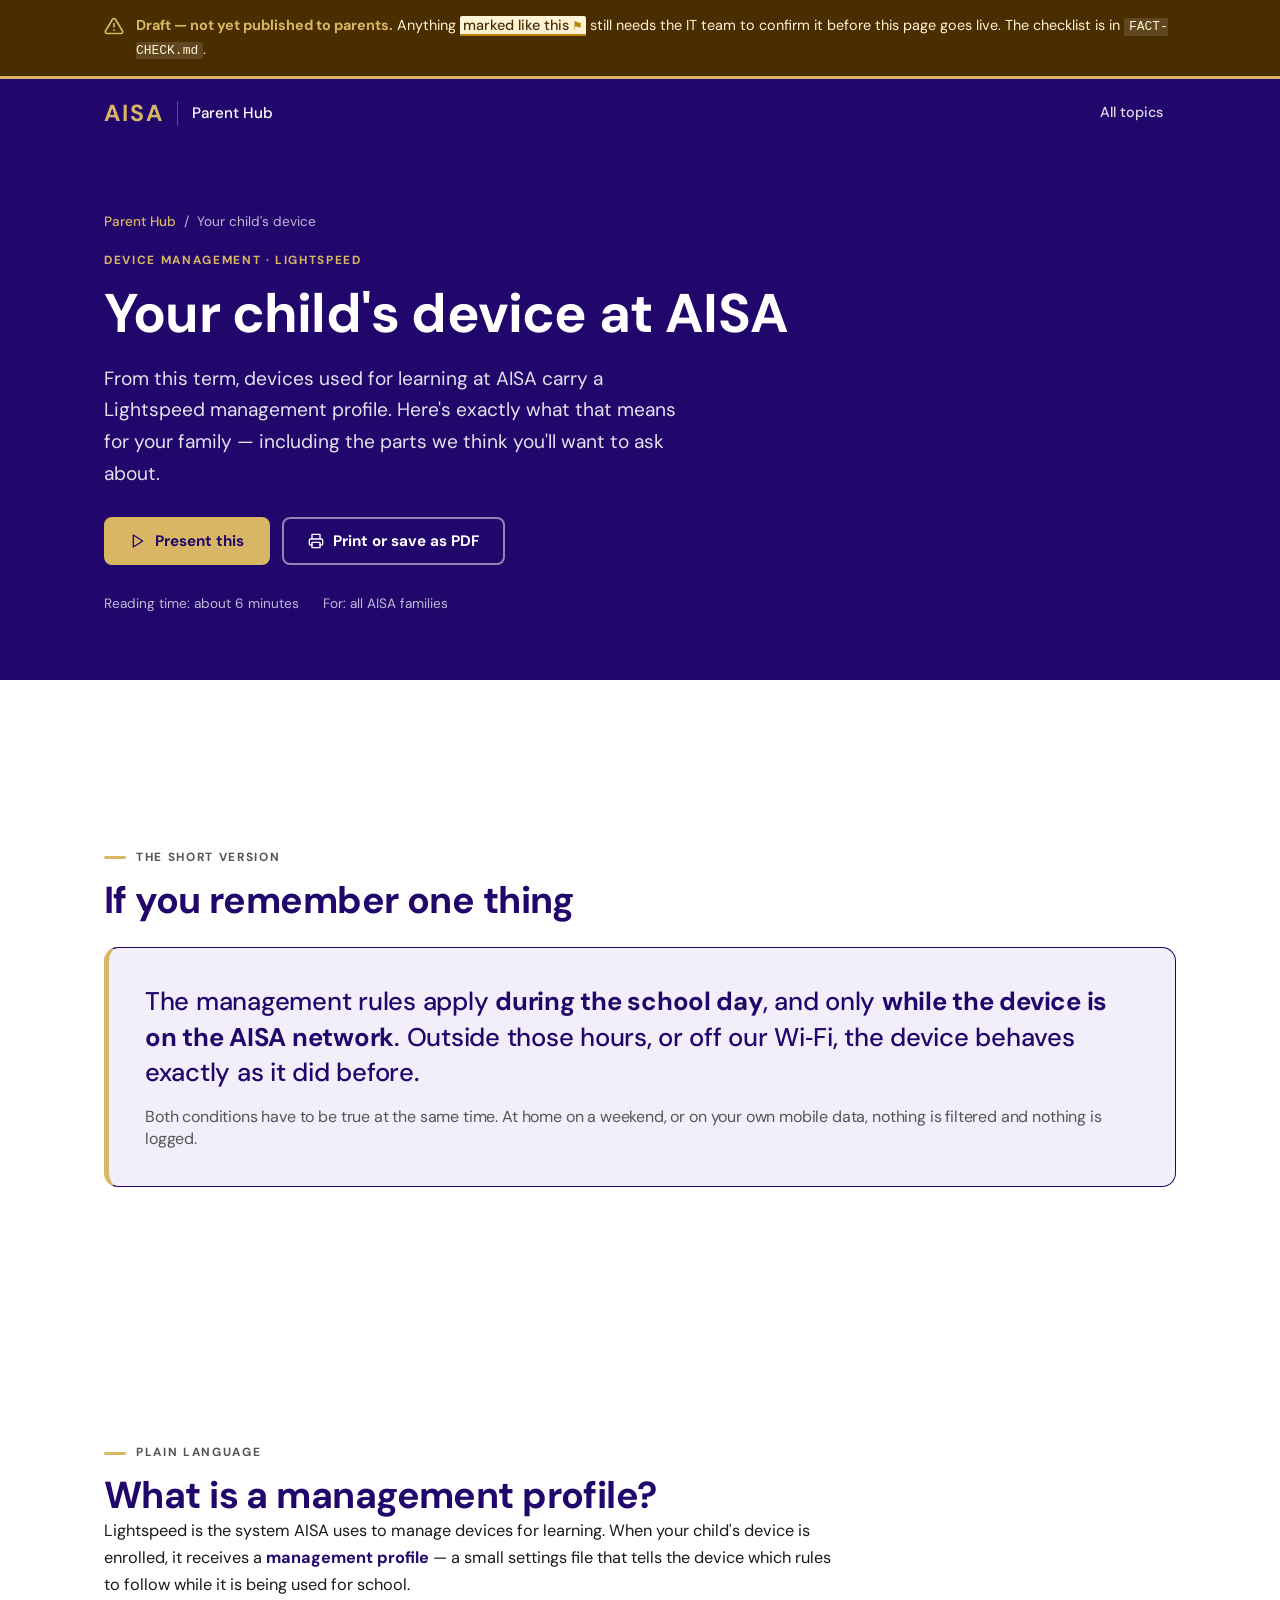
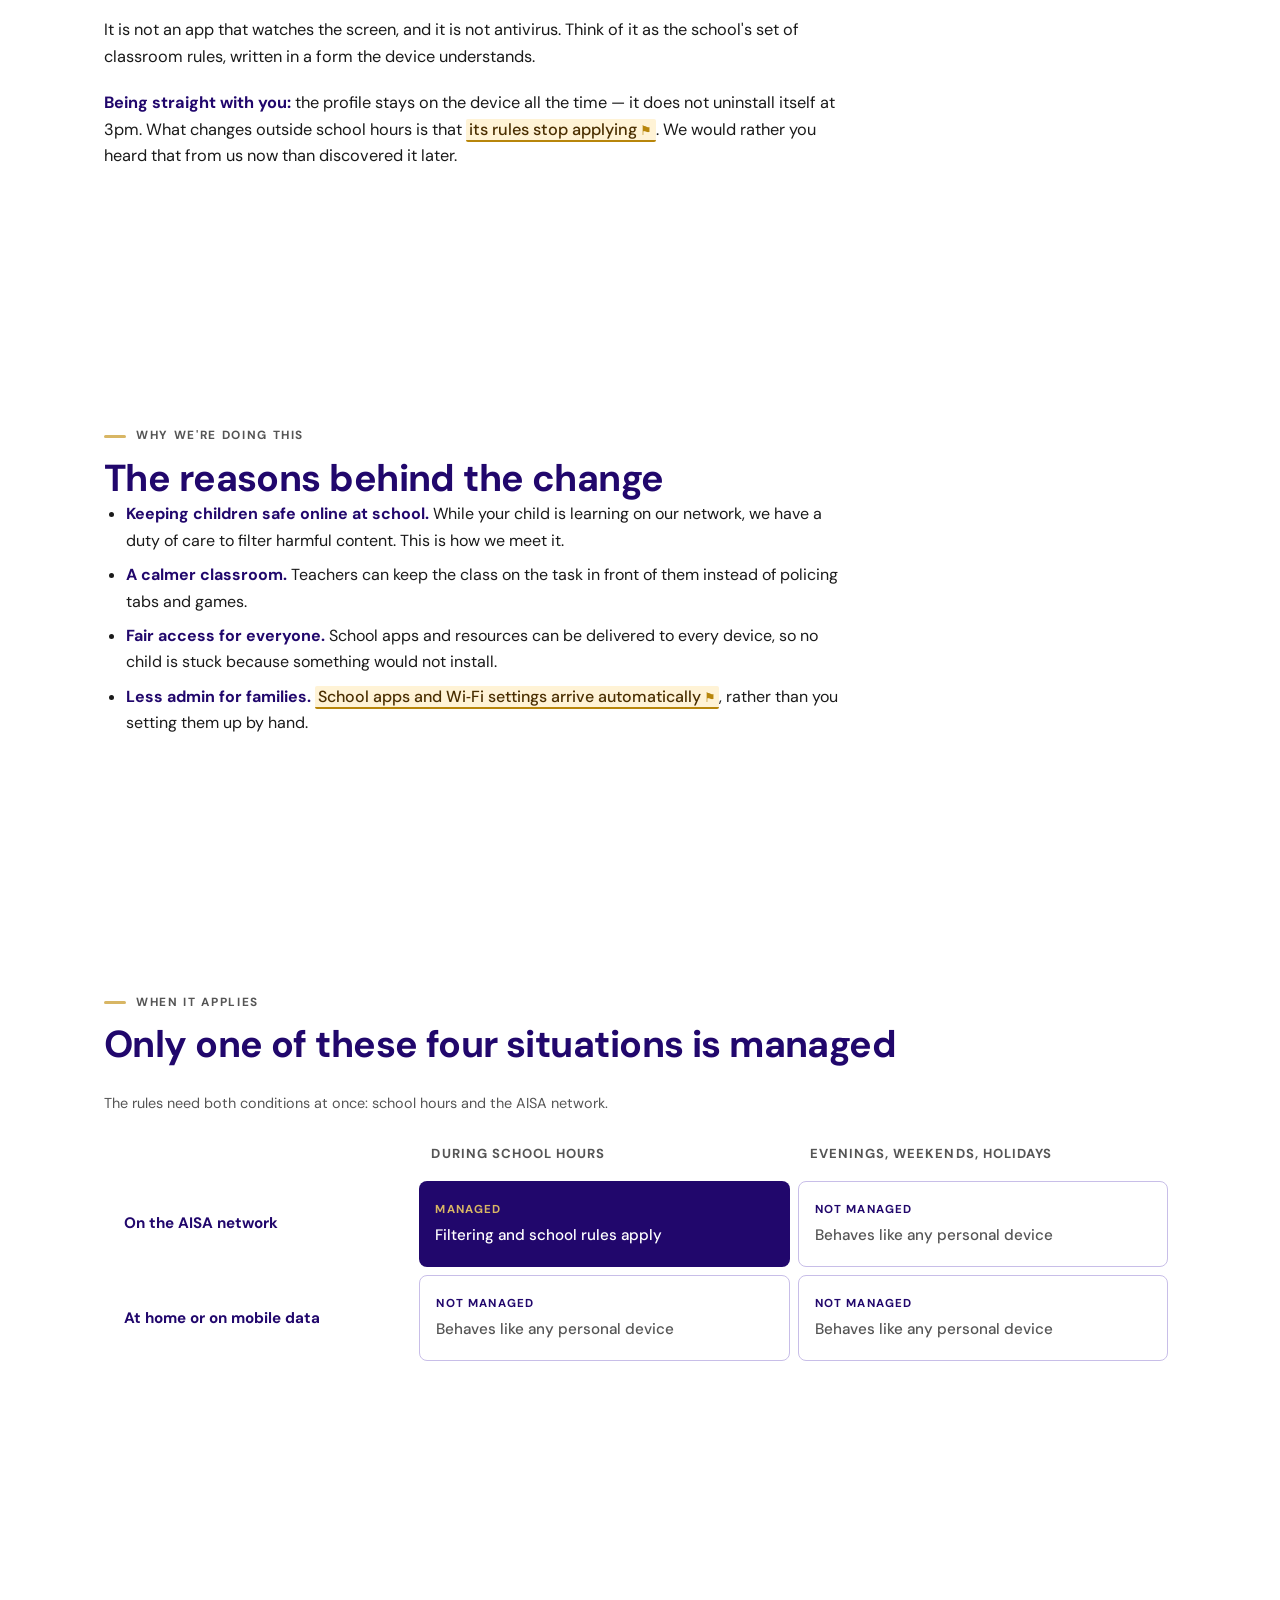
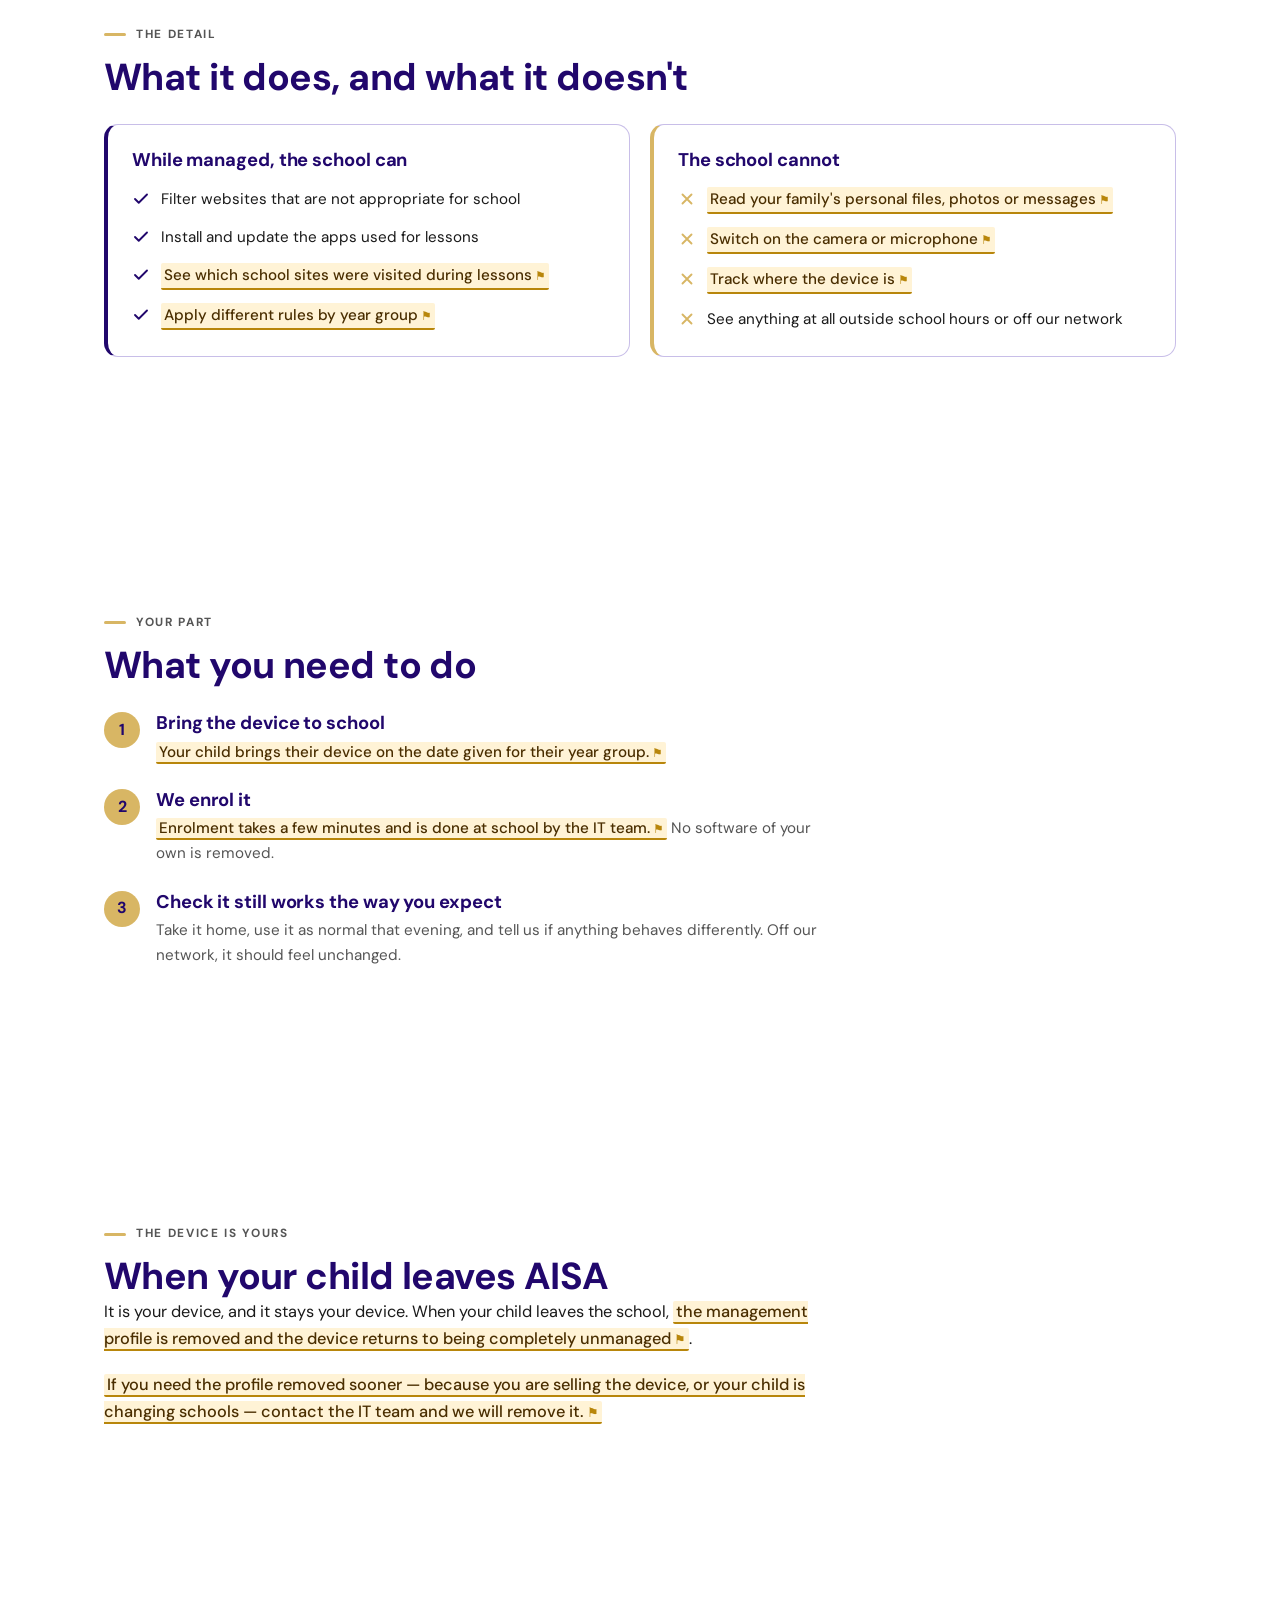
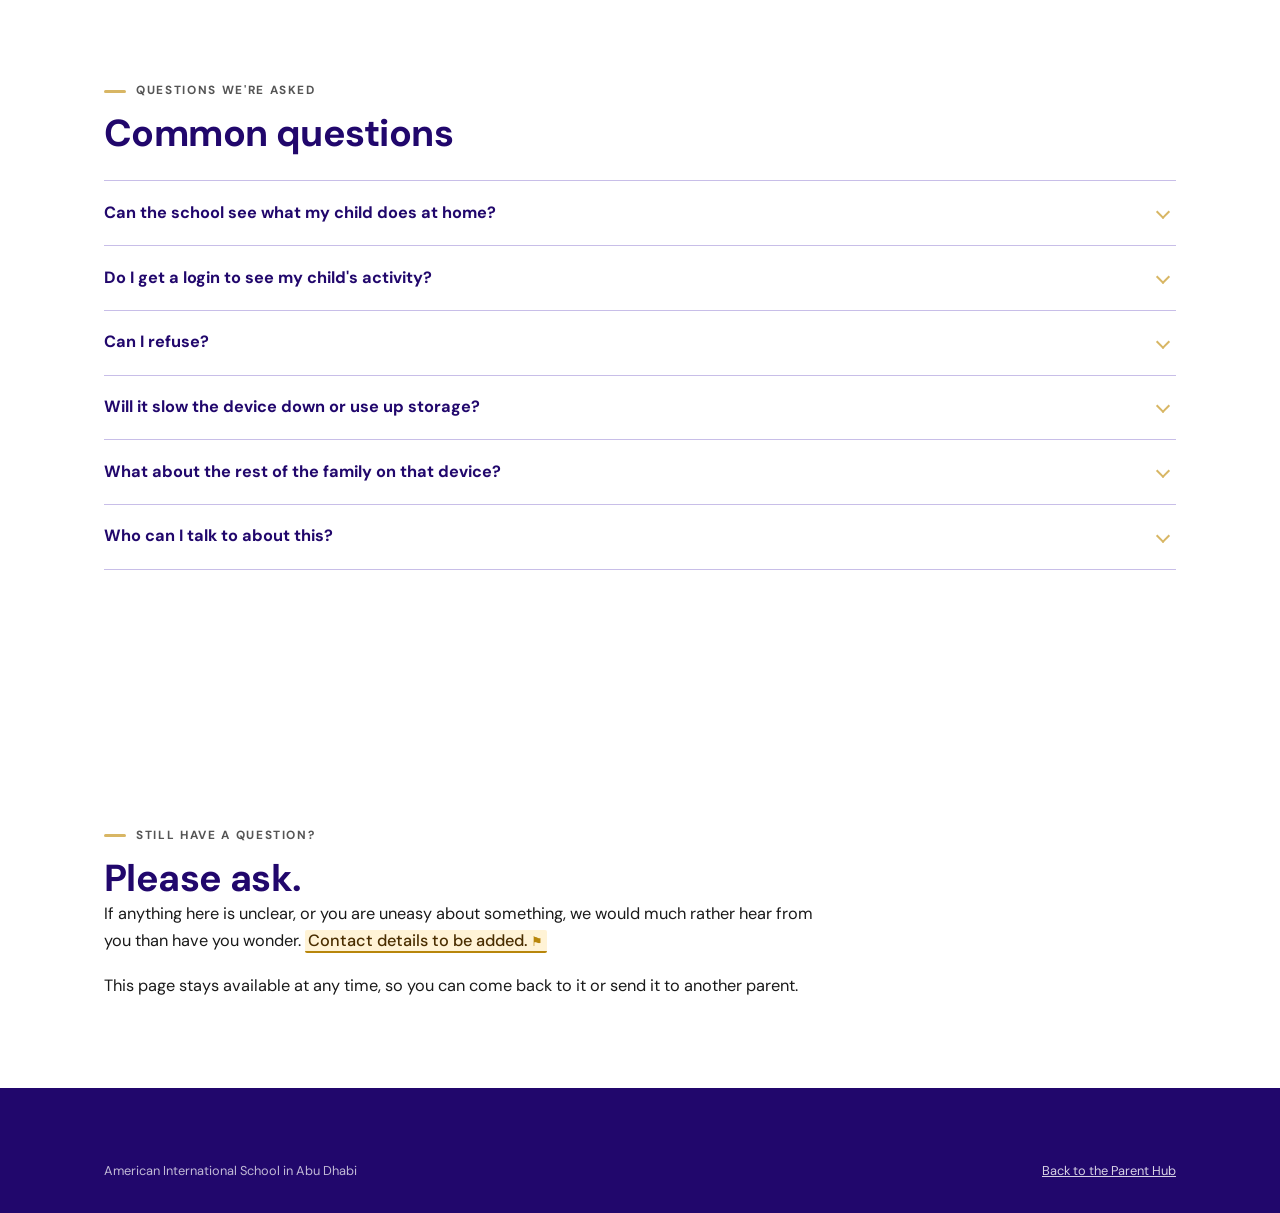
<file: lightspeed-mdm/index.html>
<!DOCTYPE html>
<html lang="en">
<head>
<meta charset="UTF-8">
<meta name="viewport" content="width=device-width, initial-scale=1.0">
<title>Your Child's Device &amp; Lightspeed | AISA Parent Hub</title>
<meta name="description" content="What Lightspeed device management means for your family: when it applies, what it does, what it does not do, and what you need to do before term starts.">

<meta property="og:type" content="article">
<meta property="og:site_name" content="American International School in Abu Dhabi">
<meta property="og:title" content="Your Child's Device & Lightspeed — AISA Parent Hub">
<meta property="og:description" content="Managed during the school day, on the school network. Yours the rest of the time. Here's exactly what that means.">
<meta name="twitter:card" content="summary">

<link rel="preload" href="../assets/fonts/dm-sans-latin.woff2" as="font" type="font/woff2" crossorigin>
<link rel="stylesheet" href="../assets/css/aisa.css">
<link rel="stylesheet" href="../assets/css/resource.css">
<link rel="icon" href="data:image/svg+xml,<svg xmlns='http://www.w3.org/2000/svg' viewBox='0 0 32 32'><rect width='32' height='32' rx='6' fill='%2321076C'/><text x='16' y='22' font-family='DM Sans,sans-serif' font-size='15' font-weight='700' fill='%23D8B664' text-anchor='middle'>A</text></svg>">
</head>
<body>

<a class="skip-link" href="#main">Skip to content</a>

<!-- ======================================================================
     DRAFT BANNER
     Delete this whole <div> once the IT team has signed off the content.
     See FACT-CHECK.md in this folder for the list of claims to confirm.
     ====================================================================== -->
<div class="draft-banner no-present" id="draft-banner">
  <div class="container">
    <svg viewBox="0 0 24 24" fill="none" stroke="currentColor" stroke-width="2" stroke-linecap="round" stroke-linejoin="round" aria-hidden="true">
      <path d="M12 9v4M12 17h.01"/><path d="M10.3 3.9L1.8 18a2 2 0 0 0 1.7 3h17a2 2 0 0 0 1.7-3L13.7 3.9a2 2 0 0 0-3.4 0z"/>
    </svg>
    <p>
      <strong>Draft — not yet published to parents.</strong>
      Anything <span class="confirm">marked like this</span> still needs the IT
      team to confirm it before this page goes live. The checklist is in
      <code>FACT-CHECK.md</code>.
    </p>
  </div>
</div>

<header class="site-header no-present">
  <div class="container site-header__inner">
    <a class="brand" href="../">
      <span class="brand__mark">AISA</span>
      <span class="brand__rule" aria-hidden="true"></span>
      <span class="brand__title">Parent&nbsp;Hub</span>
    </a>
    <nav class="site-nav" aria-label="Main">
      <ul>
        <li><a href="../#library">All topics</a></li>
      </ul>
    </nav>
  </div>
</header>

<main id="main">

  <section class="resource-hero no-present">
    <div class="container">
      <p class="breadcrumb"><a href="../">Parent Hub</a> &nbsp;/&nbsp; Your child's device</p>
      <span class="eyebrow eyebrow--on-dark">Device management &middot; Lightspeed</span>
      <h1>Your child's device at AISA</h1>
      <p class="resource-hero__lede">
        From this term, devices used for learning at AISA carry a Lightspeed
        management profile. Here's exactly what that means for your family
        &mdash; including the parts we think you'll want to ask about.
      </p>

      <div class="resource-hero__actions">
        <button class="btn btn--gold" id="present-start" type="button" hidden>
          <svg class="btn__icon" viewBox="0 0 24 24" fill="none" stroke="currentColor" stroke-width="2" stroke-linecap="round" stroke-linejoin="round" aria-hidden="true">
            <path d="M5 3l14 9-14 9V3z"/>
          </svg>
          Present this
        </button>
        <button class="btn btn--outline-light" type="button" onclick="window.print()">
          <svg class="btn__icon" viewBox="0 0 24 24" fill="none" stroke="currentColor" stroke-width="2" stroke-linecap="round" stroke-linejoin="round" aria-hidden="true">
            <path d="M6 9V2h12v7M6 18H4a2 2 0 0 1-2-2v-5a2 2 0 0 1 2-2h16a2 2 0 0 1 2 2v5a2 2 0 0 1-2 2h-2"/><path d="M6 14h12v8H6z"/>
          </svg>
          Print or save as PDF
        </button>
      </div>

      <p class="resource-hero__meta">
        <span>Reading time: about 6 minutes</span>
        <span>For: all AISA families</span>
      </p>
    </div>
  </section>

  <!-- ==================================================================
       SLIDE 1 — Title (present mode only shows this as the opener)
       ================================================================== -->
  <section class="slide slide--feature slide--deck-only section" aria-labelledby="s-title">
    <div class="container">
      <span class="eyebrow">American International School in Abu Dhabi</span>
      <h2 id="s-title">Your child's device at AISA</h2>
      <p class="doc">
        What Lightspeed device management means for your family &mdash; and what
        you need to do before term starts.
      </p>
      <p class="slide__note">
        Welcome parents. Set the tone early: this is a short session, we will
        explain exactly what is being installed, and there is time for questions
        at the end. Nobody should leave this room unsure about what the school
        can and cannot see.
      </p>
    </div>
  </section>

  <!-- ==================================================================
       SLIDE 2 — The one thing to remember
       ================================================================== -->
  <section class="slide section" aria-labelledby="s-headline">
    <div class="container">
      <span class="eyebrow">The short version</span>
      <h2 id="s-headline">If you remember one thing</h2>
      <div class="headline-card" style="margin-top:1.5rem;">
        <p>
          The management rules apply <strong>during the school day</strong>, and
          only <strong>while the device is on the AISA network</strong>. Outside
          those hours, or off our Wi&#8209;Fi, the device behaves exactly as it
          did before.
        </p>
        <p>
          Both conditions have to be true at the same time. At home on a weekend,
          or on your own mobile data, nothing is filtered and nothing is logged.
        </p>
      </div>
      <p class="slide__note">
        This is the single most important slide. Say it slowly, and say it twice.
        Most worry in the room comes from parents assuming this is always-on
        monitoring of a device they paid for. It is not.
      </p>
    </div>
  </section>

  <!-- ==================================================================
       SLIDE 3 — What it is
       ================================================================== -->
  <section class="slide section" aria-labelledby="s-what">
    <div class="container">
      <span class="eyebrow">Plain language</span>
      <h2 id="s-what">What is a management profile?</h2>
      <div class="doc">
        <p>
          Lightspeed is the system AISA uses to manage devices for learning. When
          your child's device is enrolled, it receives a <strong>management
          profile</strong> &mdash; a small settings file that tells the device
          which rules to follow while it is being used for school.
        </p>
        <p>
          It is not an app that watches the screen, and it is not antivirus. Think
          of it as the school's set of classroom rules, written in a form the
          device understands.
        </p>
        <p>
          <strong>Being straight with you:</strong> the profile stays on the
          device all the time &mdash; it does not uninstall itself at 3pm. What
          changes outside school hours is that
          <span class="confirm">its rules stop applying</span>. We would rather
          you heard that from us now than discovered it later.
        </p>
      </div>
      <p class="slide__note">
        Expect the question "so it is always installed?" — answer it before it is
        asked, as written here. Honesty on this point buys credibility for
        everything else.
      </p>
    </div>
  </section>

  <!-- ==================================================================
       SLIDE 4 — Why
       ================================================================== -->
  <section class="slide section" aria-labelledby="s-why">
    <div class="container">
      <span class="eyebrow">Why we're doing this</span>
      <h2 id="s-why">The reasons behind the change</h2>
      <div class="doc">
        <ul>
          <li>
            <strong>Keeping children safe online at school.</strong> While your
            child is learning on our network, we have a duty of care to filter
            harmful content. This is how we meet it.
          </li>
          <li>
            <strong>A calmer classroom.</strong> Teachers can keep the class on
            the task in front of them instead of policing tabs and games.
          </li>
          <li>
            <strong>Fair access for everyone.</strong> School apps and resources
            can be delivered to every device, so no child is stuck because
            something would not install.
          </li>
          <li>
            <strong>Less admin for families.</strong>
            <span class="confirm">School apps and Wi&#8209;Fi settings arrive
            automatically</span>, rather than you setting them up by hand.
          </li>
        </ul>
      </div>
      <p class="slide__note">
        Lead with safeguarding, close with the benefit to the family. If asked
        whether this is required by ADEK or another authority, do not guess —
        take the question and follow up in writing.
      </p>
    </div>
  </section>

  <!-- ==================================================================
       SLIDE 5 — The matrix (the money slide)
       ================================================================== -->
  <section class="slide section" aria-labelledby="s-when">
    <div class="container">
      <span class="eyebrow">When it applies</span>
      <h2 id="s-when">Only one of these four situations is managed</h2>

      <table class="matrix" style="margin-top:1.5rem;">
        <caption>
          The rules need both conditions at once: school hours and the AISA
          network.
        </caption>
        <thead>
          <tr>
            <td></td>
            <th scope="col">During school hours</th>
            <th scope="col">Evenings, weekends, holidays</th>
          </tr>
        </thead>
        <tbody>
          <tr>
            <th scope="row">On the AISA network</th>
            <td class="cell--on">
              <span class="cell__state">Managed</span>
              Filtering and school rules apply
            </td>
            <td class="cell--off">
              <span class="cell__state">Not managed</span>
              Behaves like any personal device
            </td>
          </tr>
          <tr>
            <th scope="row">At home or on mobile data</th>
            <td class="cell--off">
              <span class="cell__state">Not managed</span>
              Behaves like any personal device
            </td>
            <td class="cell--off">
              <span class="cell__state">Not managed</span>
              Behaves like any personal device
            </td>
          </tr>
        </tbody>
      </table>

      <p class="slide__note">
        Walk the grid cell by cell. Land hard on the bottom row: a sick day at
        home, homework in the evening, the whole summer — none of it is managed.
        Confirm the exact school-hours window with IT before presenting.
      </p>
    </div>
  </section>

  <!-- ==================================================================
       SLIDE 6 — Does / doesn't
       ================================================================== -->
  <section class="slide section" aria-labelledby="s-does">
    <div class="container">
      <span class="eyebrow">The detail</span>
      <h2 id="s-does">What it does, and what it doesn't</h2>

      <div class="does-grid" style="margin-top:1.5rem;">
        <article class="does does--yes">
          <h3>While managed, the school can</h3>
          <ul>
            <li>
              <svg viewBox="0 0 24 24" fill="none" stroke="currentColor" stroke-width="2.5" stroke-linecap="round" stroke-linejoin="round" aria-hidden="true"><path d="M20 6L9 17l-5-5"/></svg>
              Filter websites that are not appropriate for school
            </li>
            <li>
              <svg viewBox="0 0 24 24" fill="none" stroke="currentColor" stroke-width="2.5" stroke-linecap="round" stroke-linejoin="round" aria-hidden="true"><path d="M20 6L9 17l-5-5"/></svg>
              Install and update the apps used for lessons
            </li>
            <li>
              <svg viewBox="0 0 24 24" fill="none" stroke="currentColor" stroke-width="2.5" stroke-linecap="round" stroke-linejoin="round" aria-hidden="true"><path d="M20 6L9 17l-5-5"/></svg>
              <span class="confirm">See which school sites were visited during
              lessons</span>
            </li>
            <li>
              <svg viewBox="0 0 24 24" fill="none" stroke="currentColor" stroke-width="2.5" stroke-linecap="round" stroke-linejoin="round" aria-hidden="true"><path d="M20 6L9 17l-5-5"/></svg>
              <span class="confirm">Apply different rules by year group</span>
            </li>
          </ul>
        </article>

        <article class="does does--no">
          <h3>The school cannot</h3>
          <ul>
            <li>
              <svg viewBox="0 0 24 24" fill="none" stroke="currentColor" stroke-width="2.5" stroke-linecap="round" stroke-linejoin="round" aria-hidden="true"><path d="M18 6L6 18M6 6l12 12"/></svg>
              <span class="confirm">Read your family's personal files, photos or
              messages</span>
            </li>
            <li>
              <svg viewBox="0 0 24 24" fill="none" stroke="currentColor" stroke-width="2.5" stroke-linecap="round" stroke-linejoin="round" aria-hidden="true"><path d="M18 6L6 18M6 6l12 12"/></svg>
              <span class="confirm">Switch on the camera or microphone</span>
            </li>
            <li>
              <svg viewBox="0 0 24 24" fill="none" stroke="currentColor" stroke-width="2.5" stroke-linecap="round" stroke-linejoin="round" aria-hidden="true"><path d="M18 6L6 18M6 6l12 12"/></svg>
              <span class="confirm">Track where the device is</span>
            </li>
            <li>
              <svg viewBox="0 0 24 24" fill="none" stroke="currentColor" stroke-width="2.5" stroke-linecap="round" stroke-linejoin="round" aria-hidden="true"><path d="M18 6L6 18M6 6l12 12"/></svg>
              See anything at all outside school hours or off our network
            </li>
          </ul>
        </article>
      </div>

      <p class="slide__note">
        Every flagged line on this slide must be confirmed by IT against the
        actual Lightspeed configuration before this is shown to parents. Do not
        soften or expand these claims from the stage — if you are unsure, say you
        will confirm in writing.
      </p>
    </div>
  </section>

  <!-- ==================================================================
       SLIDE 7 — What parents do
       ================================================================== -->
  <section class="slide section" aria-labelledby="s-do">
    <div class="container">
      <span class="eyebrow">Your part</span>
      <h2 id="s-do">What you need to do</h2>

      <ol class="numbered doc" style="margin-top:1.5rem;">
        <li>
          <h3>Bring the device to school</h3>
          <p>
            <span class="confirm">Your child brings their device on the date
            given for their year group.</span>
          </p>
        </li>
        <li>
          <h3>We enrol it</h3>
          <p>
            <span class="confirm">Enrolment takes a few minutes and is done at
            school by the IT team.</span> No software of your own is removed.
          </p>
        </li>
        <li>
          <h3>Check it still works the way you expect</h3>
          <p>
            Take it home, use it as normal that evening, and tell us if anything
            behaves differently. Off our network, it should feel unchanged.
          </p>
        </li>
      </ol>

      <p class="slide__note">
        Give the real dates per year group here. Parents want a date and a
        location more than they want reassurance at this point in the session.
      </p>
    </div>
  </section>

  <!-- ==================================================================
       SLIDE 8 — Leaving
       ================================================================== -->
  <section class="slide section" aria-labelledby="s-leave">
    <div class="container">
      <span class="eyebrow">The device is yours</span>
      <h2 id="s-leave">When your child leaves AISA</h2>
      <div class="doc">
        <p>
          It is your device, and it stays your device. When your child leaves the
          school, <span class="confirm">the management profile is removed and the
          device returns to being completely unmanaged</span>.
        </p>
        <p>
          <span class="confirm">If you need the profile removed sooner &mdash;
          because you are selling the device, or your child is changing schools
          &mdash; contact the IT team and we will remove it.</span>
        </p>
      </div>
      <p class="slide__note">
        This slide matters more than its length suggests. "Can I get it off?" is
        the question parents most often leave unasked and worry about afterwards.
      </p>
    </div>
  </section>

  <!-- ==================================================================
       SLIDE 9 — FAQ
       ================================================================== -->
  <section class="slide section" aria-labelledby="s-faq">
    <div class="container">
      <span class="eyebrow">Questions we're asked</span>
      <h2 id="s-faq">Common questions</h2>

      <div class="faq" style="margin-top:1.5rem;">
        <details>
          <summary>Can the school see what my child does at home?</summary>
          <p>
            No. The rules only apply during school hours while the device is on
            the AISA network. At home &mdash; on your Wi&#8209;Fi or mobile data
            &mdash; nothing is filtered and nothing is recorded.
          </p>
        </details>
        <details>
          <summary>Do I get a login to see my child's activity?</summary>
          <p>
            Not at this stage. Lightspeed does offer a parent portal, but AISA is
            not switching it on for now, so there is no parent login to set up.
            If that changes we will tell you before it does.
          </p>
        </details>
        <details>
          <summary>Can I refuse?</summary>
          <p>
            <span class="confirm">Speak to us. A device used for learning at AISA
            needs to be enrolled, but if you have concerns we would rather have
            the conversation than have you worry.</span>
          </p>
        </details>
        <details>
          <summary>Will it slow the device down or use up storage?</summary>
          <p>
            <span class="confirm">No. A management profile is a small settings
            file, not a running program.</span>
          </p>
        </details>
        <details>
          <summary>What about the rest of the family on that device?</summary>
          <p>
            If the device is shared, the school rules still only apply during
            school hours on our network &mdash; so ordinary family use in the
            evening is unaffected.
            <span class="confirm">We recommend a separate user account for your
            child where the device supports it.</span>
          </p>
        </details>
        <details>
          <summary>Who can I talk to about this?</summary>
          <p>
            <span class="confirm">Contact the AISA IT team &mdash; details to be
            added here.</span>
          </p>
        </details>
      </div>

      <p class="slide__note">
        In the room, take these live rather than reading them out. Note any
        question you cannot answer and commit to a written follow-up.
      </p>
    </div>
  </section>

  <!-- ==================================================================
       SLIDE 10 — Close
       ================================================================== -->
  <section class="slide slide--feature section" aria-labelledby="s-close">
    <div class="container">
      <span class="eyebrow">Still have a question?</span>
      <h2 id="s-close">Please ask.</h2>
      <div class="doc">
        <p>
          If anything here is unclear, or you are uneasy about something, we would
          much rather hear from you than have you wonder.
          <span class="confirm">Contact details to be added.</span>
        </p>
        <p>
          This page stays available at any time, so you can come back to it or
          send it to another parent.
        </p>
      </div>
      <p class="slide__note">
        Close by pointing at the Parent Hub link so families know where to find
        this again. Then open the floor.
      </p>
    </div>
  </section>

</main>

<footer class="site-footer no-present">
  <div class="container">
    <div class="site-footer__bottom">
      <span>American International School in Abu Dhabi</span>
      <a href="../">Back to the Parent Hub</a>
    </div>
  </div>
</footer>

<!-- Present mode furniture -->
<div class="present-progress" id="present-progress"></div>
<div class="present-bar" id="present-bar" hidden>
  <button id="present-prev" type="button" aria-label="Previous slide">
    <svg viewBox="0 0 24 24" fill="none" stroke="currentColor" stroke-width="2.5" stroke-linecap="round" stroke-linejoin="round" aria-hidden="true"><path d="M15 18l-6-6 6-6"/></svg>
  </button>
  <span class="present-bar__count" id="present-count">1 / 10</span>
  <button id="present-next" type="button" aria-label="Next slide">
    <svg viewBox="0 0 24 24" fill="none" stroke="currentColor" stroke-width="2.5" stroke-linecap="round" stroke-linejoin="round" aria-hidden="true"><path d="M9 18l6-6-6-6"/></svg>
  </button>
  <span class="present-bar__rule" aria-hidden="true"></span>
  <button id="present-notes" type="button" aria-pressed="true" aria-label="Hide speaker notes">
    <svg viewBox="0 0 24 24" fill="none" stroke="currentColor" stroke-width="2" stroke-linecap="round" stroke-linejoin="round" aria-hidden="true"><path d="M14 2H6a2 2 0 0 0-2 2v16a2 2 0 0 0 2 2h12a2 2 0 0 0 2-2V8z"/><path d="M14 2v6h6M9 13h6M9 17h4"/></svg>
  </button>
  <button id="present-exit" type="button" aria-label="Exit present mode">
    <svg viewBox="0 0 24 24" fill="none" stroke="currentColor" stroke-width="2.5" stroke-linecap="round" stroke-linejoin="round" aria-hidden="true"><path d="M18 6L6 18M6 6l12 12"/></svg>
  </button>
</div>

<script src="../assets/js/present.js"></script>
</body>
</html>
</file>
<file: assets/css/aisa.css>
/* ==========================================================================
   AISA Parent Hub — brand stylesheet
   Shared by every page in this repository. Add new pages by linking this
   file; do not redefine colours or fonts locally.
   ========================================================================== */

/* --------------------------------------------------------------------------
   0. Typeface — DM Sans, self-hosted
   Served from this repository rather than a CDN so the brand font renders even
   on school or home networks that block third-party font hosts, and so the
   site keeps working offline. These are the official Google Fonts variable
   files (SIL Open Font License 1.1); the wght axis covers every weight we use.
   -------------------------------------------------------------------------- */
@font-face {
  font-family: 'DM Sans';
  font-style: normal;
  font-weight: 100 1000;
  font-display: swap;
  src: url('../fonts/dm-sans-latin.woff2') format('woff2');
  unicode-range: U+0000-00FF, U+0131, U+0152-0153, U+02BB-02BC, U+02C6, U+02DA,
    U+02DC, U+0304, U+0308, U+0329, U+2000-206F, U+20AC, U+2122, U+2191, U+2193,
    U+2212, U+2215, U+FEFF, U+FFFD;
}
@font-face {
  font-family: 'DM Sans';
  font-style: normal;
  font-weight: 100 1000;
  font-display: swap;
  src: url('../fonts/dm-sans-latin-ext.woff2') format('woff2');
  unicode-range: U+0100-02BA, U+02BD-02C5, U+02C7-02CC, U+02CE-02D7, U+02DD-02FF,
    U+0304, U+0308, U+0329, U+1D00-1DBF, U+1E00-1E9F, U+1EF2-1EFF, U+2020,
    U+20A0-20AB, U+20AD-20C0, U+2113, U+2C60-2C7F, U+A720-A7FF;
}

/* --------------------------------------------------------------------------
   1. Design tokens
   -------------------------------------------------------------------------- */
:root {
  /* Brand colours */
  --aisa-purple:        #21076C;
  --aisa-purple-deep:   #170450;
  --aisa-gold:          #D8B664;
  --aisa-white:         #FFFFFF;
  --aisa-near-black:    #1A1A1A;
  --aisa-muted-gray:    #555555;
  --aisa-purple-tint:   #F2EFFA;
  --aisa-purple-border: #C8BEE8;

  /* Typography */
  --aisa-font: 'DM Sans', sans-serif;

  /* Spacing */
  --aisa-spacing-sm: 0.5rem;
  --aisa-spacing-md: 1rem;
  --aisa-spacing-lg: 2rem;
  --aisa-spacing-xl: 4rem;

  /* Shape */
  --aisa-radius:    8px;
  --aisa-radius-lg: 14px;

  /* Elevation */
  --aisa-shadow:    0 1px 2px rgba(33, 7, 108, 0.06);
  --aisa-shadow-md: 0 10px 30px rgba(33, 7, 108, 0.10);

  /* Layout */
  --aisa-container: 1120px;

  color-scheme: light;
}

/* --------------------------------------------------------------------------
   2. Reset & base
   -------------------------------------------------------------------------- */
*, *::before, *::after { box-sizing: border-box; margin: 0; padding: 0; }

html { scroll-behavior: smooth; scroll-padding-top: 5.5rem; }

@media (prefers-reduced-motion: reduce) {
  html { scroll-behavior: auto; }
  *, *::before, *::after {
    animation-duration: 0.01ms !important;
    animation-iteration-count: 1 !important;
    transition-duration: 0.01ms !important;
  }
}

body {
  font-family: var(--aisa-font);
  background: var(--aisa-white);
  color: var(--aisa-near-black);
  line-height: 1.65;
  -webkit-font-smoothing: antialiased;
  text-rendering: optimizeLegibility;
}

img, svg { max-width: 100%; }
svg { display: block; }

h1, h2, h3, h4 {
  color: var(--aisa-purple);
  font-weight: 700;
  line-height: 1.2;
  letter-spacing: -0.015em;
}

h1 { font-size: clamp(2.1rem, 5.2vw, 3.4rem); }
h2 { font-size: clamp(1.6rem, 3.4vw, 2.35rem); }
h3 { font-size: 1.15rem; letter-spacing: -0.005em; }

p  { color: var(--aisa-near-black); }

a { color: var(--aisa-purple); }
a:hover { color: var(--aisa-purple-deep); }

:focus-visible {
  outline: 3px solid var(--aisa-gold);
  outline-offset: 3px;
  border-radius: 4px;
}

/* --------------------------------------------------------------------------
   3. Layout helpers
   -------------------------------------------------------------------------- */
.container {
  width: 100%;
  max-width: var(--aisa-container);
  margin-inline: auto;
  padding-inline: 1.5rem;
}

.section { padding-block: clamp(3rem, 7vw, 5.5rem); }
.section--tint { background: var(--aisa-purple-tint); }

.section__head { max-width: 44rem; margin-bottom: 2.5rem; }
.section__head p {
  color: var(--aisa-muted-gray);
  font-size: 1.05rem;
  margin-top: 0.85rem;
}

/* Eyebrow labels.
   Gold text only clears WCAG AA against the deep purple (8.2:1). On white or
   the purple tint it lands at ~1.9:1, so on light backgrounds the label takes
   the brand's muted gray and the gold appears as a small accent block instead
   — which keeps the accent without making the label hard to read. */
.eyebrow {
  display: flex;
  align-items: center;
  gap: 0.6rem;
  font-size: 0.74rem;
  font-weight: 700;
  letter-spacing: 0.14em;
  text-transform: uppercase;
  color: var(--aisa-muted-gray);
  margin-bottom: 0.65rem;
}
.eyebrow::before {
  content: "";
  width: 1.4rem;
  height: 3px;
  flex: none;
  border-radius: 2px;
  background: var(--aisa-gold);
}

/* Inside cards and panels, where a gold border already carries the accent. */
.eyebrow--plain { gap: 0; }
.eyebrow--plain::before { display: none; }

/* On the purple hero, gold text is both on-brand and high contrast. */
.eyebrow--on-dark { color: var(--aisa-gold); gap: 0; }
.eyebrow--on-dark::before { display: none; }

.skip-link {
  position: absolute;
  left: 1rem;
  top: -100%;
  z-index: 200;
  background: var(--aisa-gold);
  color: var(--aisa-purple);
  font-weight: 700;
  padding: 0.7rem 1.2rem;
  border-radius: var(--aisa-radius);
  text-decoration: none;
}
.skip-link:focus { top: 1rem; color: var(--aisa-purple); }

.visually-hidden {
  position: absolute !important;
  width: 1px; height: 1px;
  padding: 0; margin: -1px;
  overflow: hidden; clip: rect(0 0 0 0);
  white-space: nowrap; border: 0;
}

/* --------------------------------------------------------------------------
   4. Buttons
   -------------------------------------------------------------------------- */
.btn {
  display: inline-flex;
  align-items: center;
  gap: 0.55rem;
  background: var(--aisa-purple);
  color: var(--aisa-white);
  font-family: var(--aisa-font);
  font-size: 0.95rem;
  font-weight: 700;
  padding: 0.75rem 1.5rem;
  border: 2px solid var(--aisa-purple);
  border-radius: var(--aisa-radius);
  cursor: pointer;
  text-decoration: none;
  transition: background 0.18s ease, color 0.18s ease, border-color 0.18s ease, transform 0.18s ease;
}
.btn:hover { background: var(--aisa-purple-deep); border-color: var(--aisa-purple-deep); color: var(--aisa-white); transform: translateY(-1px); }

.btn--gold { background: var(--aisa-gold); border-color: var(--aisa-gold); color: var(--aisa-purple); }
.btn--gold:hover { background: #c9a552; border-color: #c9a552; color: var(--aisa-purple); }

.btn--outline-light { background: transparent; border-color: rgba(255, 255, 255, 0.5); color: var(--aisa-white); }
.btn--outline-light:hover { background: rgba(255, 255, 255, 0.1); border-color: var(--aisa-white); color: var(--aisa-white); }

.btn--ghost {
  background: transparent;
  border-color: var(--aisa-purple-border);
  color: var(--aisa-purple);
  font-size: 0.83rem;
  font-weight: 500;
  padding: 0.45rem 0.9rem;
}
.btn--ghost:hover { background: var(--aisa-purple-tint); border-color: var(--aisa-purple); color: var(--aisa-purple); transform: none; }

.btn__icon { width: 16px; height: 16px; flex: none; }

/* --------------------------------------------------------------------------
   5. Site header
   -------------------------------------------------------------------------- */
.site-header {
  position: sticky;
  top: 0;
  z-index: 100;
  background: var(--aisa-purple);
  color: var(--aisa-white);
}

.site-header__inner {
  display: flex;
  align-items: center;
  gap: 1rem;
  min-height: 4.25rem;
}

.brand {
  display: flex;
  align-items: center;
  gap: 0.85rem;
  text-decoration: none;
  margin-right: auto;
}
.brand__mark {
  font-size: 1.45rem;
  font-weight: 700;
  letter-spacing: 0.08em;
  color: var(--aisa-gold);
  line-height: 1;
}
/* Drop-in slot for the real logo file — see assets/img/README.md. Height is
   fixed so the header keeps its rhythm; width scales with the artwork. */
.brand__logo { height: 2.1rem; width: auto; display: block; }
.site-footer .brand__logo { height: 2.4rem; }
.brand__rule { width: 1px; height: 1.6rem; background: rgba(255, 255, 255, 0.28); }
.brand__title {
  font-size: 0.95rem;
  font-weight: 500;
  color: var(--aisa-white);
  line-height: 1.25;
}

.site-nav ul {
  display: flex;
  align-items: center;
  gap: 0.35rem;
  list-style: none;
}
.site-nav a {
  display: block;
  color: rgba(255, 255, 255, 0.86);
  font-size: 0.9rem;
  font-weight: 500;
  text-decoration: none;
  padding: 0.5rem 0.8rem;
  border-radius: var(--aisa-radius);
  transition: background 0.18s ease, color 0.18s ease;
}
.site-nav a:hover { background: rgba(255, 255, 255, 0.1); color: var(--aisa-white); }

.nav-toggle {
  display: none;
  background: transparent;
  border: 1px solid rgba(255, 255, 255, 0.35);
  border-radius: var(--aisa-radius);
  color: var(--aisa-white);
  padding: 0.5rem;
  cursor: pointer;
}
.nav-toggle svg { width: 22px; height: 22px; }

@media (max-width: 820px) {
  .nav-toggle { display: block; }
  .brand__rule, .brand__title { display: none; }
  .site-nav {
    display: none;
    position: absolute;
    inset-inline: 0;
    top: 100%;
    background: var(--aisa-purple-deep);
    border-top: 1px solid rgba(255, 255, 255, 0.12);
    padding: 0.5rem 1.5rem 1rem;
  }
  .site-nav.is-open { display: block; }
  .site-nav ul { flex-direction: column; align-items: stretch; gap: 0; }
  .site-nav a { padding: 0.85rem 0.5rem; border-bottom: 1px solid rgba(255, 255, 255, 0.08); border-radius: 0; }
}

/* --------------------------------------------------------------------------
   6. Hero
   -------------------------------------------------------------------------- */
.hero {
  position: relative;
  overflow: hidden;
  background: var(--aisa-purple);
  color: var(--aisa-white);
  padding-block: clamp(3.5rem, 9vw, 6.5rem);
}
.hero::after {
  content: "";
  position: absolute;
  right: -14rem;
  top: 50%;
  transform: translateY(-50%);
  width: 46rem;
  height: 46rem;
  border-radius: 50%;
  border: 1px solid rgba(216, 182, 100, 0.22);
  box-shadow:
    inset 0 0 0 7rem rgba(216, 182, 100, 0.05),
    inset 0 0 0 14rem rgba(216, 182, 100, 0.04);
  pointer-events: none;
}
.hero__inner { position: relative; z-index: 1; max-width: 46rem; }
.hero h1 { color: var(--aisa-white); }
.hero__lede {
  color: rgba(255, 255, 255, 0.88);
  font-size: clamp(1.05rem, 2vw, 1.3rem);
  line-height: 1.6;
  margin-top: 1.15rem;
  max-width: 40rem;
}
.hero__actions {
  display: flex;
  flex-wrap: wrap;
  gap: 0.85rem;
  margin-top: 2.1rem;
}

/* Stat strip sitting inside the hero */
.stat-strip {
  display: grid;
  grid-template-columns: repeat(3, minmax(0, 1fr));
  gap: 1.5rem;
  margin-top: 3.25rem;
  padding-top: 2.25rem;
  border-top: 1px solid rgba(255, 255, 255, 0.18);
  max-width: 40rem;
}
.stat__number {
  font-size: clamp(2.1rem, 4.5vw, 2.9rem);
  font-weight: 700;
  color: var(--aisa-gold);
  line-height: 1;
}
.stat__label {
  font-size: 0.83rem;
  color: rgba(255, 255, 255, 0.72);
  margin-top: 0.4rem;
  line-height: 1.4;
}

/* --------------------------------------------------------------------------
   7. Vision
   -------------------------------------------------------------------------- */
.vision__statement {
  font-size: clamp(1.25rem, 2.6vw, 1.75rem);
  font-weight: 500;
  line-height: 1.45;
  color: var(--aisa-near-black);
  max-width: 48rem;
  letter-spacing: -0.01em;
}
.vision__statement em {
  font-style: normal;
  font-weight: 700;
  color: var(--aisa-purple);
}
.vision__support {
  color: var(--aisa-muted-gray);
  font-size: 1.05rem;
  max-width: 44rem;
  margin-top: 1.35rem;
}

.pillar-grid {
  display: grid;
  grid-template-columns: repeat(auto-fit, minmax(15rem, 1fr));
  gap: 1.25rem;
  margin-top: 3rem;
}
.pillar {
  background: var(--aisa-white);
  border: 1px solid var(--aisa-purple-border);
  border-left: 4px solid var(--aisa-gold);
  border-radius: var(--aisa-radius);
  padding: 1.5rem 1.35rem;
}
.pillar__icon { width: 26px; height: 26px; color: var(--aisa-purple); margin-bottom: 0.9rem; }
.pillar h3 { margin-bottom: 0.45rem; }
.pillar p { color: var(--aisa-muted-gray); font-size: 0.94rem; }

/* --------------------------------------------------------------------------
   8. Formats strip
   -------------------------------------------------------------------------- */
.format-list {
  display: flex;
  flex-wrap: wrap;
  gap: 0.65rem;
  list-style: none;
  margin-top: 1.75rem;
}
.format-list li {
  display: inline-flex;
  align-items: center;
  gap: 0.5rem;
  background: var(--aisa-white);
  border: 1px solid var(--aisa-purple-border);
  border-radius: 999px;
  padding: 0.5rem 1.05rem;
  font-size: 0.88rem;
  font-weight: 500;
  color: var(--aisa-purple);
}
.format-list svg { width: 15px; height: 15px; color: var(--aisa-gold); flex: none; }

/* --------------------------------------------------------------------------
   8b. Lion Way values + mission
   -------------------------------------------------------------------------- */
.values {
  display: grid;
  grid-template-columns: repeat(auto-fit, minmax(12rem, 1fr));
  gap: 1rem;
  list-style: none;
}
.value {
  display: flex;
  align-items: center;
  gap: 0.85rem;
  background: var(--aisa-white);
  border: 1px solid var(--aisa-purple-border);
  border-radius: var(--aisa-radius);
  padding: 1.15rem 1.3rem;
  font-size: 1.05rem;
  font-weight: 700;
  color: var(--aisa-purple);
  letter-spacing: -0.01em;
}
.value::before {
  content: "";
  width: 0.6rem;
  height: 2rem;
  flex: none;
  border-radius: 3px;
  background: var(--aisa-gold);
}

.mission {
  max-width: 44rem;
  margin-top: 3rem;
  padding-left: 1.6rem;
  border-left: 4px solid var(--aisa-gold);
}
.mission blockquote {
  font-size: clamp(1.15rem, 2.3vw, 1.5rem);
  font-weight: 500;
  line-height: 1.45;
  color: var(--aisa-purple);
  letter-spacing: -0.01em;
}
.mission figcaption {
  font-size: 0.78rem;
  font-weight: 700;
  letter-spacing: 0.14em;
  text-transform: uppercase;
  color: var(--aisa-muted-gray);
  margin-top: 0.9rem;
}

/* --------------------------------------------------------------------------
   9. Library
   -------------------------------------------------------------------------- */
.library__controls {
  display: flex;
  flex-wrap: wrap;
  align-items: center;
  gap: 1rem;
  margin-bottom: 1.5rem;
}

.search {
  position: relative;
  flex: 1 1 18rem;
  max-width: 24rem;
}
.search svg {
  position: absolute;
  left: 0.9rem;
  top: 50%;
  transform: translateY(-50%);
  width: 17px; height: 17px;
  color: var(--aisa-muted-gray);
  pointer-events: none;
}
.search input {
  width: 100%;
  font-family: var(--aisa-font);
  font-size: 0.95rem;
  color: var(--aisa-near-black);
  background: var(--aisa-white);
  border: 1px solid var(--aisa-purple-border);
  border-radius: var(--aisa-radius);
  padding: 0.7rem 0.9rem 0.7rem 2.6rem;
}
.search input::placeholder { color: var(--aisa-muted-gray); }
.search input:focus { border-color: var(--aisa-purple); }

.filters { display: flex; flex-wrap: wrap; gap: 0.5rem; }
.filter {
  font-family: var(--aisa-font);
  font-size: 0.85rem;
  font-weight: 500;
  color: var(--aisa-purple);
  background: var(--aisa-white);
  border: 1px solid var(--aisa-purple-border);
  border-radius: 999px;
  padding: 0.45rem 1rem;
  cursor: pointer;
  transition: background 0.18s ease, color 0.18s ease, border-color 0.18s ease;
}
.filter:hover { background: var(--aisa-purple-tint); }
.filter[aria-pressed="true"] {
  background: var(--aisa-purple);
  border-color: var(--aisa-purple);
  color: var(--aisa-white);
  font-weight: 700;
}

.result-count { font-size: 0.85rem; color: var(--aisa-muted-gray); margin-bottom: 1.5rem; }

.card-grid {
  display: grid;
  grid-template-columns: repeat(auto-fill, minmax(17.5rem, 1fr));
  gap: 1.25rem;
  list-style: none;
}

.collection {
  display: flex;
  flex-direction: column;
  background: var(--aisa-white);
  border: 1px solid var(--aisa-purple-border);
  border-radius: var(--aisa-radius-lg);
  padding: 1.5rem;
  scroll-margin-top: 6rem;
  transition: border-color 0.18s ease, box-shadow 0.18s ease, transform 0.18s ease;
}
.collection:hover { border-color: var(--aisa-purple); box-shadow: var(--aisa-shadow-md); transform: translateY(-2px); }
/* A card that leads to a resource page: the title is the link, and its
   ::after stretches the hit area over the whole card. Controls in the footer
   sit above that overlay so they stay clickable. */
.collection { position: relative; }
.collection__link { color: var(--aisa-purple); text-decoration: none; }
.collection__link::after { content: ""; position: absolute; inset: 0; border-radius: inherit; }
.collection:hover .collection__link { text-decoration: underline; }
.collection__foot .btn { position: relative; z-index: 1; }
.collection:target { border-color: var(--aisa-gold); box-shadow: 0 0 0 3px rgba(216, 182, 100, 0.35); }
.collection[hidden] { display: none; }

.collection__top {
  display: flex;
  align-items: flex-start;
  justify-content: space-between;
  gap: 1rem;
  margin-bottom: 1.1rem;
}
.collection__icon {
  display: grid;
  place-items: center;
  width: 2.75rem; height: 2.75rem;
  flex: none;
  border-radius: var(--aisa-radius);
  background: var(--aisa-purple-tint);
  color: var(--aisa-purple);
}
.collection__icon svg { width: 22px; height: 22px; }

.badge {
  font-size: 0.68rem;
  font-weight: 700;
  letter-spacing: 0.08em;
  text-transform: uppercase;
  padding: 0.3rem 0.6rem;
  border-radius: 999px;
  white-space: nowrap;
}
.badge--soon { background: var(--aisa-purple-tint); color: var(--aisa-purple); border: 1px solid var(--aisa-purple-border); }
.badge--live { background: var(--aisa-gold); color: var(--aisa-purple); }

.collection h3 { margin-bottom: 0.5rem; }
.collection__desc { color: var(--aisa-muted-gray); font-size: 0.94rem; flex: 1; }

.collection__foot {
  display: flex;
  align-items: center;
  justify-content: space-between;
  gap: 0.75rem;
  margin-top: 1.35rem;
  padding-top: 1.1rem;
  border-top: 1px solid var(--aisa-purple-border);
}
.collection__count { font-size: 0.82rem; color: var(--aisa-muted-gray); }

.empty-state {
  display: none;
  text-align: center;
  padding: 3rem 1.5rem;
  border: 1px dashed var(--aisa-purple-border);
  border-radius: var(--aisa-radius-lg);
  color: var(--aisa-muted-gray);
}
.empty-state.is-visible { display: block; }
.empty-state strong { display: block; color: var(--aisa-purple); font-size: 1.05rem; margin-bottom: 0.35rem; }

/* --------------------------------------------------------------------------
   10. Steps
   -------------------------------------------------------------------------- */
.step-grid {
  display: grid;
  grid-template-columns: repeat(auto-fit, minmax(16rem, 1fr));
  gap: 1.75rem;
  counter-reset: step;
}
.step { counter-increment: step; }
.step__num {
  display: grid;
  place-items: center;
  width: 2.5rem; height: 2.5rem;
  border-radius: 50%;
  background: var(--aisa-gold);
  color: var(--aisa-purple);
  font-weight: 700;
  font-size: 1.05rem;
  margin-bottom: 1rem;
}
.step__num::before { content: counter(step); }
.step h3 { margin-bottom: 0.45rem; }
.step p { color: var(--aisa-muted-gray); font-size: 0.94rem; }

/* --------------------------------------------------------------------------
   11. Callout panel
   -------------------------------------------------------------------------- */
.panel-grid {
  display: grid;
  grid-template-columns: repeat(auto-fit, minmax(19rem, 1fr));
  gap: 1.25rem;
}
.panel {
  background: var(--aisa-white);
  border: 1px solid var(--aisa-purple-border);
  border-radius: var(--aisa-radius-lg);
  padding: 1.85rem;
}
.panel--highlight {
  background: var(--aisa-purple-tint);
  border-color: var(--aisa-purple);
  border-left: 4px solid var(--aisa-gold);
}
.panel h3 { margin-bottom: 0.6rem; }
.panel p { color: var(--aisa-muted-gray); font-size: 0.96rem; }
.panel a { color: var(--aisa-purple); font-weight: 700; }
.panel .btn { margin-top: 1.35rem; }

/* --------------------------------------------------------------------------
   12. Footer
   -------------------------------------------------------------------------- */
.site-footer {
  background: var(--aisa-purple);
  color: rgba(255, 255, 255, 0.72);
  padding-block: 3rem 2rem;
}
.site-footer__top {
  display: flex;
  flex-wrap: wrap;
  align-items: flex-start;
  justify-content: space-between;
  gap: 2rem;
  padding-bottom: 2rem;
  border-bottom: 1px solid rgba(255, 255, 255, 0.15);
}
.site-footer .brand__mark { font-size: 1.6rem; }
.site-footer__blurb { font-size: 0.9rem; max-width: 24rem; margin-top: 0.75rem; color: rgba(255, 255, 255, 0.72); }
.site-footer nav ul { list-style: none; display: grid; gap: 0.6rem; }
.site-footer nav a { color: rgba(255, 255, 255, 0.82); font-size: 0.9rem; text-decoration: none; }
.site-footer nav a:hover { color: var(--aisa-gold); text-decoration: underline; }
.site-footer__bottom {
  display: flex;
  flex-wrap: wrap;
  gap: 0.5rem 1.5rem;
  justify-content: space-between;
  font-size: 0.8rem;
  padding-top: 1.5rem;
}
.site-footer__bottom a { color: rgba(255, 255, 255, 0.82); }

/* --------------------------------------------------------------------------
   13. Toast (copy-link confirmation)
   -------------------------------------------------------------------------- */
.toast {
  position: fixed;
  left: 50%;
  bottom: 1.75rem;
  transform: translate(-50%, 1.5rem);
  z-index: 300;
  background: var(--aisa-purple);
  color: var(--aisa-white);
  font-size: 0.9rem;
  font-weight: 500;
  padding: 0.75rem 1.35rem;
  border-radius: 999px;
  box-shadow: var(--aisa-shadow-md);
  opacity: 0;
  pointer-events: none;
  transition: opacity 0.2s ease, transform 0.2s ease;
}
.toast.is-visible { opacity: 1; transform: translate(-50%, 0); }

/* --------------------------------------------------------------------------
   14. Print
   -------------------------------------------------------------------------- */
@media print {
  .site-header, .library__controls, .collection__foot, .hero__actions, .toast { display: none !important; }
  .hero, .site-footer { background: var(--aisa-white) !important; color: var(--aisa-near-black) !important; }
  .hero h1, .hero__lede { color: var(--aisa-near-black) !important; }
  .collection { break-inside: avoid; }
}
</file>
<file: assets/css/resource.css>
/* ==========================================================================
   AISA Parent Hub — resource pages + present mode
   Layers on top of aisa.css. Every resource page can link this to get the
   document layout, the on/off matrix, the FAQ and the present-mode overlay.
   ========================================================================== */

/* --------------------------------------------------------------------------
   1. Resource page shell
   -------------------------------------------------------------------------- */
.resource-hero {
  background: var(--aisa-purple);
  color: var(--aisa-white);
  padding-block: clamp(2.5rem, 6vw, 4rem);
}
.resource-hero h1 { color: var(--aisa-white); max-width: 22ch; }
.resource-hero__lede {
  color: rgba(255, 255, 255, 0.88);
  font-size: clamp(1.02rem, 1.9vw, 1.2rem);
  margin-top: 1rem;
  max-width: 46ch;
}
.resource-hero__meta {
  display: flex;
  flex-wrap: wrap;
  gap: 0.5rem 1.5rem;
  margin-top: 1.75rem;
  font-size: 0.85rem;
  color: rgba(255, 255, 255, 0.72);
}
.resource-hero__actions { display: flex; flex-wrap: wrap; gap: 0.75rem; margin-top: 1.75rem; }

.breadcrumb {
  font-size: 0.85rem;
  margin-bottom: 1.1rem;
  color: rgba(255, 255, 255, 0.72);
}
.breadcrumb a { color: var(--aisa-gold); text-decoration: none; font-weight: 500; }
.breadcrumb a:hover { text-decoration: underline; color: var(--aisa-gold); }

/* Document body */
.doc { max-width: 46rem; }
.doc > * + * { margin-top: 1.15rem; }
.doc h2 { margin-top: 0; }
.doc h3 { margin-top: 2rem; }
.doc p { font-size: 1.02rem; }
.doc ul, .doc ol { padding-left: 1.35rem; }
.doc li + li { margin-top: 0.5rem; }
.doc strong { color: var(--aisa-purple); }

/* --------------------------------------------------------------------------
   2. Draft banner — removed once IT has signed the content off
   -------------------------------------------------------------------------- */
.draft-banner {
  background: #4A2E00;
  color: #FFF3D6;
  padding: 0.9rem 0;
  font-size: 0.9rem;
  border-bottom: 3px solid var(--aisa-gold);
}
.draft-banner p { color: inherit; }
.draft-banner strong { color: var(--aisa-gold); }
.draft-banner code {
  background: rgba(255, 255, 255, 0.12);
  padding: 0.1em 0.4em;
  border-radius: 3px;
  font-size: 0.9em;
}
.draft-banner .container { display: flex; gap: 0.75rem; align-items: flex-start; }
.draft-banner svg { width: 20px; height: 20px; flex: none; margin-top: 2px; color: var(--aisa-gold); }

/* Inline "needs confirming" marker */
.confirm {
  background: #FFF3D6;
  border-bottom: 2px solid #B8860B;
  color: #4A2E00;
  padding: 0 0.2em;
  border-radius: 2px;
  font-weight: 500;
}
.confirm::after {
  content: " ⚑";
  font-size: 0.8em;
  color: #B8860B;
}

/* --------------------------------------------------------------------------
   3. The headline callout — the one thing to remember
   -------------------------------------------------------------------------- */
.headline-card {
  background: var(--aisa-purple-tint);
  border: 1px solid var(--aisa-purple);
  border-left: 5px solid var(--aisa-gold);
  border-radius: var(--aisa-radius-lg);
  padding: clamp(1.5rem, 3vw, 2.25rem);
}
.headline-card p {
  font-size: clamp(1.2rem, 2.5vw, 1.6rem);
  font-weight: 500;
  line-height: 1.4;
  color: var(--aisa-purple);
  letter-spacing: -0.01em;
}
.headline-card p + p { margin-top: 0.9rem; font-size: 1rem; color: var(--aisa-muted-gray); font-weight: 400; }

/* --------------------------------------------------------------------------
   4. When-it-applies matrix
   -------------------------------------------------------------------------- */
.matrix { width: 100%; border-collapse: separate; border-spacing: 0.5rem; }
.matrix caption {
  text-align: left;
  font-size: 0.9rem;
  color: var(--aisa-muted-gray);
  margin-bottom: 0.75rem;
}
.matrix th {
  font-size: 0.82rem;
  font-weight: 700;
  text-transform: uppercase;
  letter-spacing: 0.08em;
  color: var(--aisa-muted-gray);
  text-align: left;
  padding: 0.5rem 0.75rem;
  vertical-align: bottom;
}
.matrix th[scope="row"] { text-transform: none; letter-spacing: 0; font-size: 0.95rem; color: var(--aisa-purple); vertical-align: middle; }
.matrix td {
  border-radius: var(--aisa-radius);
  padding: 1.1rem 1rem;
  font-size: 0.95rem;
  font-weight: 500;
  vertical-align: middle;
}
.cell--on {
  background: var(--aisa-purple);
  color: var(--aisa-white);
}
.cell--off {
  background: var(--aisa-white);
  border: 1px solid var(--aisa-purple-border);
  color: var(--aisa-muted-gray);
}
.cell__state {
  display: block;
  font-size: 0.72rem;
  font-weight: 700;
  letter-spacing: 0.1em;
  text-transform: uppercase;
  margin-bottom: 0.3rem;
}
.cell--on .cell__state { color: var(--aisa-gold); }
.cell--off .cell__state { color: var(--aisa-purple); }

/* --------------------------------------------------------------------------
   5. Does / doesn't lists
   -------------------------------------------------------------------------- */
.does-grid {
  display: grid;
  grid-template-columns: repeat(auto-fit, minmax(17rem, 1fr));
  gap: 1.25rem;
}
.does {
  border: 1px solid var(--aisa-purple-border);
  border-radius: var(--aisa-radius-lg);
  padding: 1.5rem;
  background: var(--aisa-white);
}
.does--yes { border-left: 4px solid var(--aisa-purple); }
.does--no  { border-left: 4px solid var(--aisa-gold); }
.does h3 { margin-top: 0; margin-bottom: 1rem; }
.does ul { list-style: none; padding: 0; }
.does li {
  display: flex;
  gap: 0.7rem;
  align-items: flex-start;
  font-size: 0.95rem;
  color: var(--aisa-near-black);
}
.does li + li { margin-top: 0.8rem; }
.does li svg { width: 18px; height: 18px; flex: none; margin-top: 3px; }
.does--yes li svg { color: var(--aisa-purple); }
.does--no  li svg { color: var(--aisa-gold); }

/* --------------------------------------------------------------------------
   6. Steps + FAQ
   -------------------------------------------------------------------------- */
.numbered { list-style: none; padding: 0; counter-reset: n; }
.numbered > li {
  counter-increment: n;
  position: relative;
  padding-left: 3.25rem;
  min-height: 2.25rem;
}
.numbered > li + li { margin-top: 1.5rem; }
.numbered > li::before {
  content: counter(n);
  position: absolute;
  left: 0; top: 0;
  display: grid;
  place-items: center;
  width: 2.25rem; height: 2.25rem;
  border-radius: 50%;
  background: var(--aisa-gold);
  color: var(--aisa-purple);
  font-weight: 700;
}
.numbered h3 { margin-top: 0; margin-bottom: 0.35rem; }
.numbered p { color: var(--aisa-muted-gray); font-size: 0.95rem; }

.faq { border-top: 1px solid var(--aisa-purple-border); }
.faq details {
  border-bottom: 1px solid var(--aisa-purple-border);
}
.faq summary {
  cursor: pointer;
  list-style: none;
  padding: 1.15rem 2.5rem 1.15rem 0;
  font-weight: 700;
  color: var(--aisa-purple);
  font-size: 1.02rem;
  position: relative;
}
.faq summary::-webkit-details-marker { display: none; }
.faq summary::after {
  content: "";
  position: absolute;
  right: 0.5rem; top: 50%;
  width: 10px; height: 10px;
  margin-top: -6px;
  border-right: 2px solid var(--aisa-gold);
  border-bottom: 2px solid var(--aisa-gold);
  transform: rotate(45deg);
  transition: transform 0.2s ease;
}
.faq details[open] summary::after { transform: rotate(-135deg); margin-top: -2px; }
.faq details > *:not(summary) { padding-bottom: 1.25rem; color: var(--aisa-muted-gray); font-size: 0.97rem; }
.faq details > p { max-width: 46rem; }

/* --------------------------------------------------------------------------
   7. Present mode
   In normal flow each .slide is just a section of the document. When the
   page enters present mode one slide fills the viewport at a time.
   -------------------------------------------------------------------------- */
.slide { scroll-margin-top: 6rem; }
/* Presentation furniture — a title card the document doesn't need, since the
   page already has a hero. Shown only while presenting. */
.slide--deck-only { display: none; }
.slide + .slide { margin-top: clamp(3rem, 7vw, 5rem); }
.slide__note { display: none; }

body.is-presenting { overflow: hidden; }
body.is-presenting .site-header,
body.is-presenting .site-footer,
body.is-presenting .resource-hero,
body.is-presenting .draft-banner,
body.is-presenting .no-present { display: none !important; }

body.is-presenting .slide {
  position: fixed;
  inset: 0;
  z-index: 400;
  display: none;
  margin: 0;
  overflow-y: auto;
  background: var(--aisa-white);
  padding: clamp(2rem, 6vh, 4.5rem) clamp(1.5rem, 6vw, 5rem) 6rem;
}
body.is-presenting .slide.is-active { display: block; }
body.is-presenting .slide > .container { max-width: 60rem; padding-inline: 0; }

/* Bigger type while presenting — readable from the back of a hall */
body.is-presenting .slide h2 { font-size: clamp(2rem, 4.6vw, 3.2rem); }
body.is-presenting .slide h3 { font-size: clamp(1.15rem, 1.9vw, 1.5rem); }
body.is-presenting .slide p,
body.is-presenting .slide li { font-size: clamp(1.05rem, 1.6vw, 1.35rem); }
body.is-presenting .doc { max-width: none; }
body.is-presenting .headline-card p { font-size: clamp(1.5rem, 3.4vw, 2.4rem); }
body.is-presenting .matrix td { padding: 1.6rem 1.25rem; font-size: 1.1rem; }

/* A purple slide for the title and the closing card */
body.is-presenting .slide--feature { background: var(--aisa-purple); }
body.is-presenting .slide--feature h2,
body.is-presenting .slide--feature p,
body.is-presenting .slide--feature li { color: var(--aisa-white); }
body.is-presenting .slide--feature .eyebrow { color: var(--aisa-gold); }
body.is-presenting .slide--feature .eyebrow::before { display: none; }

/* Speaker notes surface only in present mode */
body.is-presenting .slide__note {
  display: block;
  margin-top: 2.5rem;
  padding: 1rem 1.25rem;
  border-left: 4px solid var(--aisa-purple-border);
  background: var(--aisa-purple-tint);
  border-radius: var(--aisa-radius);
  font-size: 0.95rem;
  color: var(--aisa-muted-gray);
  max-width: 50rem;
}
body.is-presenting .slide--feature .slide__note {
  background: rgba(255, 255, 255, 0.08);
  border-left-color: var(--aisa-gold);
  color: rgba(255, 255, 255, 0.82);
}
body.is-presenting.hide-notes .slide__note { display: none; }

/* Presenter control bar */
.present-bar {
  display: none;
  position: fixed;
  z-index: 500;
  left: 50%;
  bottom: 1.25rem;
  transform: translateX(-50%);
  align-items: center;
  gap: 0.4rem;
  background: var(--aisa-purple);
  border-radius: 999px;
  padding: 0.4rem 0.5rem;
  box-shadow: var(--aisa-shadow-md);
}
body.is-presenting .present-bar { display: flex; }
.present-bar button {
  display: grid;
  place-items: center;
  width: 2.4rem; height: 2.4rem;
  border: none;
  border-radius: 50%;
  background: transparent;
  color: var(--aisa-white);
  cursor: pointer;
}
.present-bar button:hover:not(:disabled) { background: rgba(255, 255, 255, 0.15); }
.present-bar button:disabled { opacity: 0.35; cursor: default; }
.present-bar button svg { width: 18px; height: 18px; }
.present-bar__count {
  color: var(--aisa-white);
  font-size: 0.85rem;
  font-weight: 700;
  font-variant-numeric: tabular-nums;
  padding-inline: 0.6rem;
  min-width: 4rem;
  text-align: center;
}
.present-bar__rule { width: 1px; height: 1.5rem; background: rgba(255, 255, 255, 0.25); }

/* Progress bar across the top while presenting */
.present-progress {
  display: none;
  position: fixed;
  z-index: 500;
  top: 0; left: 0;
  height: 4px;
  background: var(--aisa-gold);
  transition: width 0.25s ease;
}
body.is-presenting .present-progress { display: block; }

@media print {
  .draft-banner, .present-bar, .present-progress, .resource-hero__actions { display: none !important; }
  .slide { break-inside: avoid; }
  .faq details { break-inside: avoid; }
  .faq details > *:not(summary) { display: block !important; }
}
</file>
